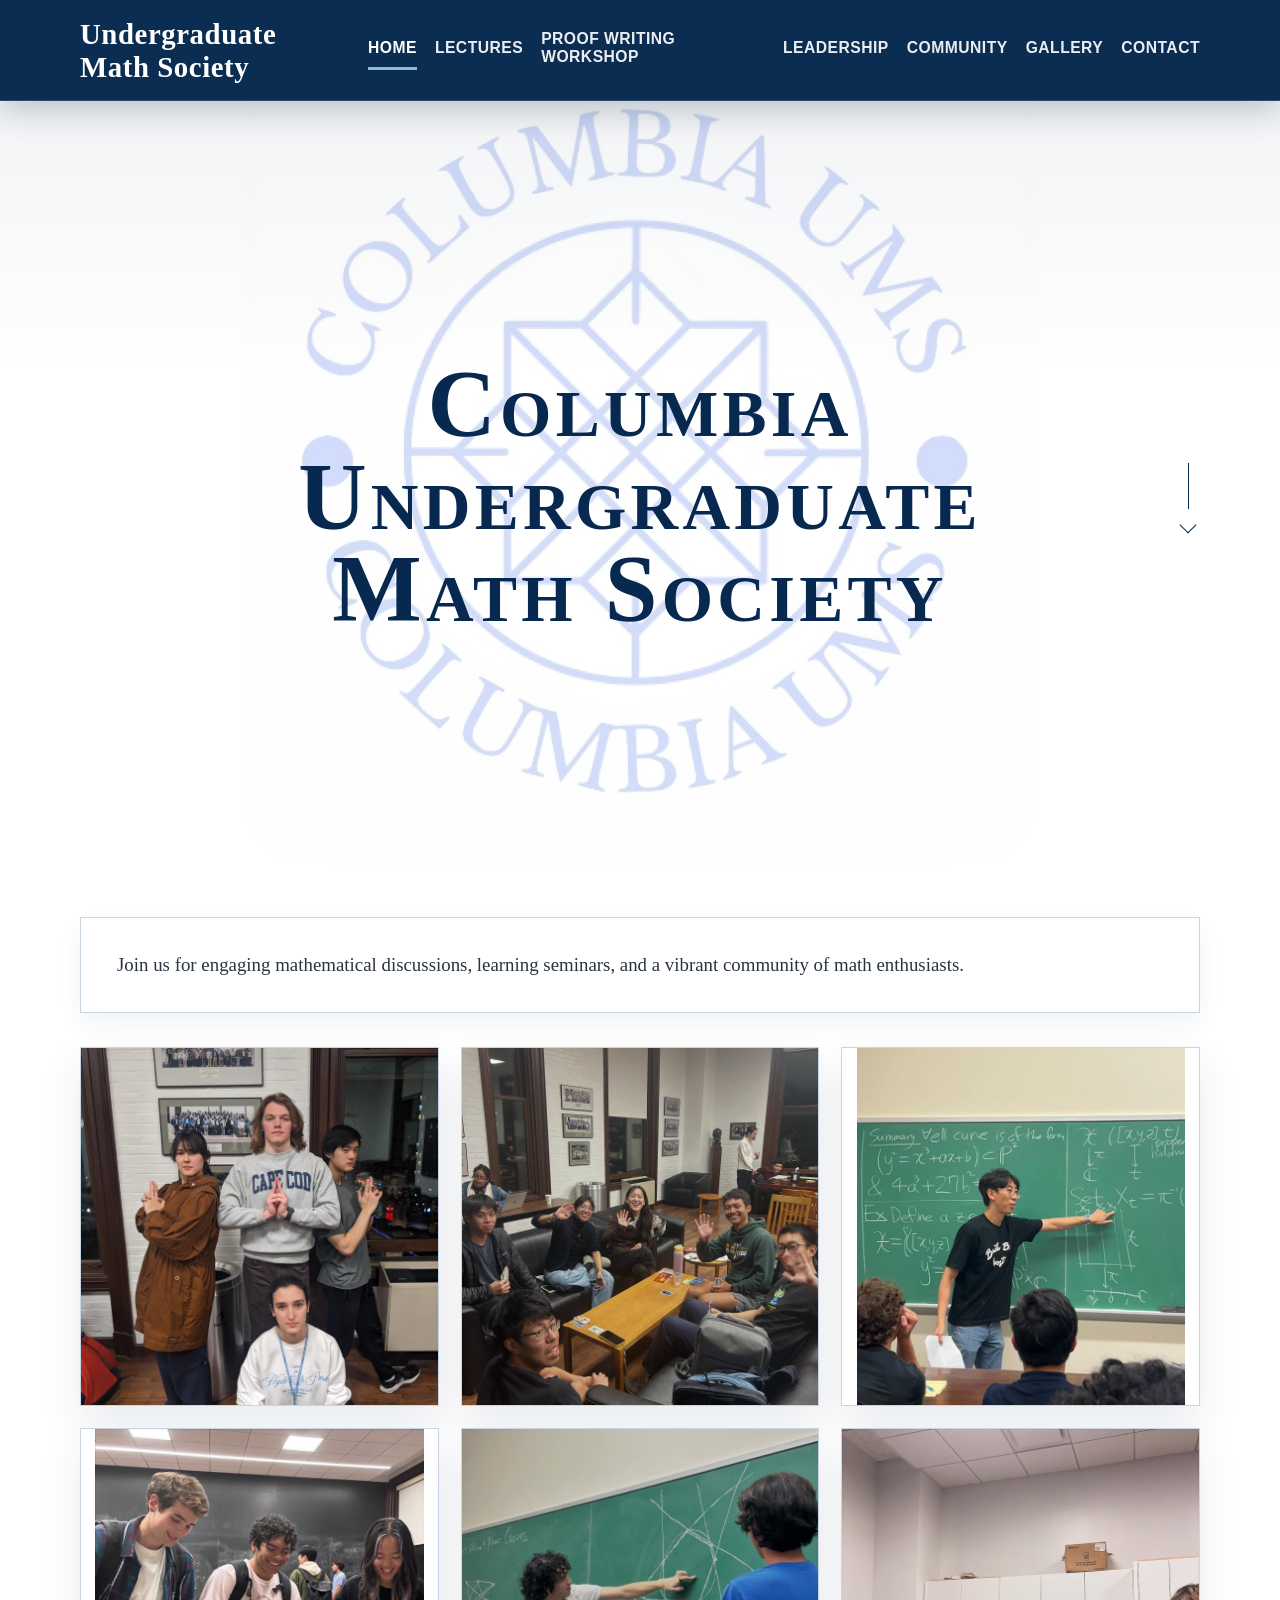
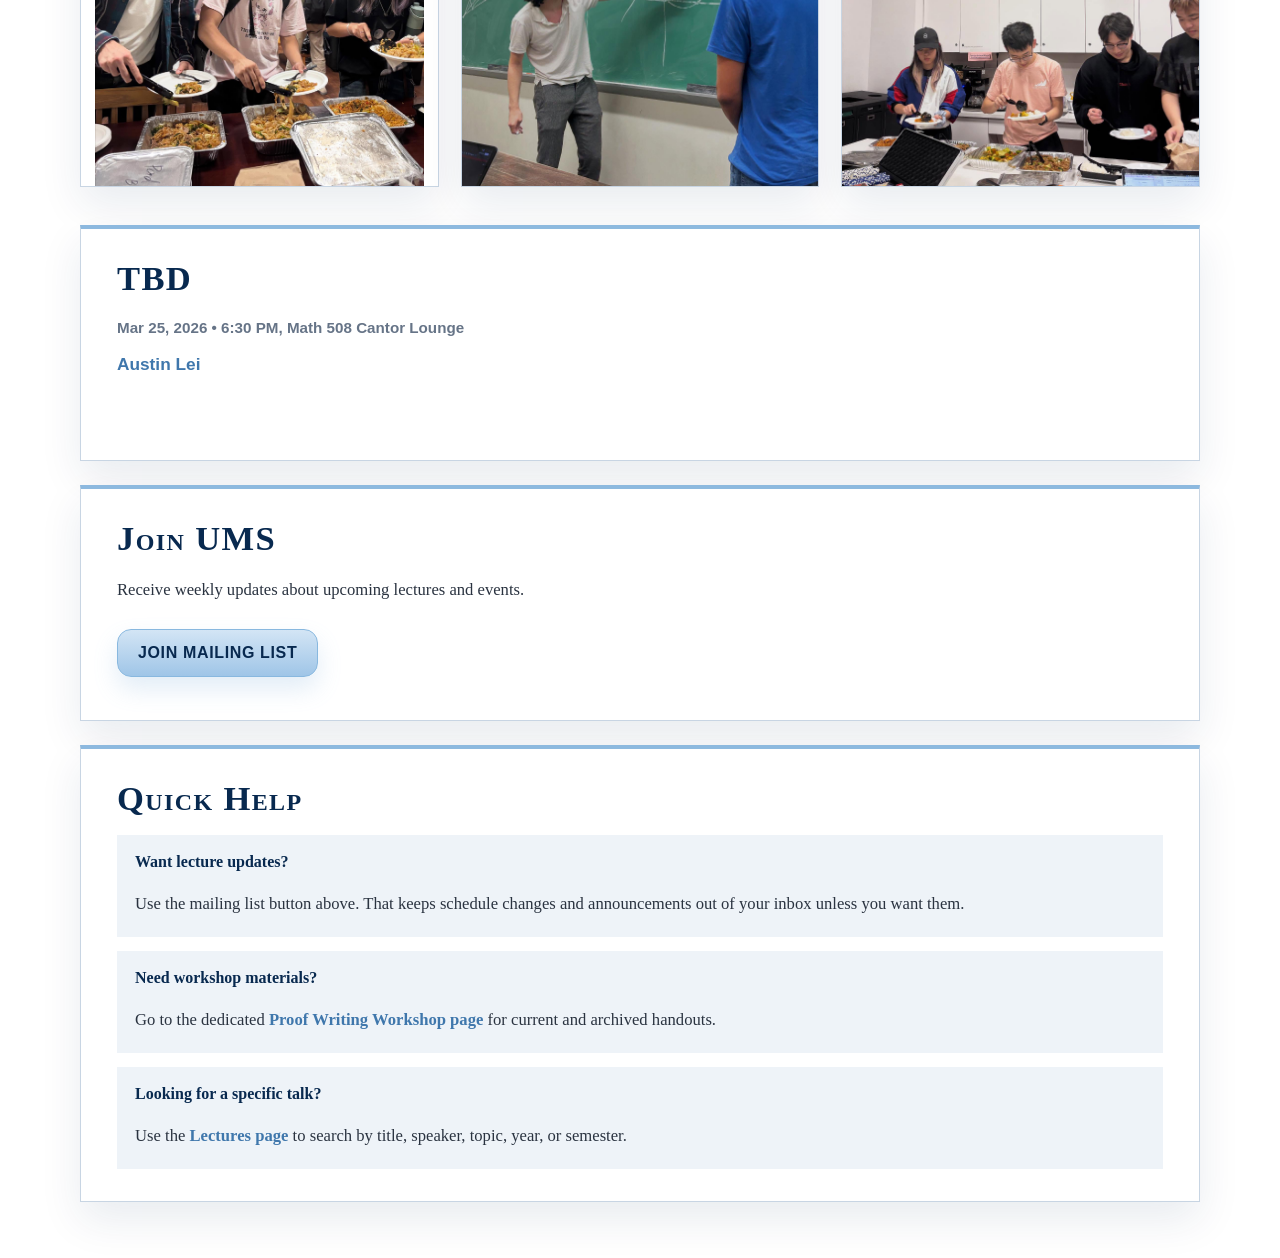
<file: index.html>
<!DOCTYPE html>
<html lang="en">
<head>
  <meta charset="UTF-8">
  <meta name="viewport" content="width=device-width, initial-scale=1.0">
  <title>Columbia Undergraduate Math Society</title>
  <link rel="stylesheet" href="styles.css">
  <script src="site.js" defer></script>
</head>
<body>
  <header class="site-header">
    <div class="shell header-inner">
      <a class="brand" href="index.html">
        <span class="brand-name">Undergraduate Math Society</span>
      </a>
      <button class="menu-toggle" type="button" data-menu-toggle aria-expanded="false" aria-controls="site-nav">Menu</button>
      <nav class="site-nav" id="site-nav" data-site-nav aria-label="Primary">
        <a class="active" href="index.html">Home</a>
        <a href="lectures.html">Lectures</a>
        <a href="workshop.html">Proof Writing Workshop</a>
        <a href="leadership.html">Leadership</a>
        <a href="community.html">Community</a>
        <a href="gallery.html">Gallery</a>
        <a href="contact.html">Contact</a>
      </nav>
    </div>
  </header>

  <main>
    <section class="home-stage">
      <div class="home-shell">
        <div class="home-logo-layer" aria-hidden="true">
          <img src="assets/photos/branding/ums-logo.jpg" alt="">
        </div>

        <div class="home-content">
          <div class="home-title-stack">
            <h1 class="home-title">Columbia Undergraduate Math Society</h1>
          </div>

          <a class="scroll-indicator" href="#home-intro" aria-label="Scroll down">
            <span class="scroll-indicator-line" aria-hidden="true"></span>
            <span class="scroll-indicator-arrow" aria-hidden="true"></span>
          </a>
        </div>
      </div>
    </section>

    <section class="section home-summary-section" id="home-intro">
      <div class="shell">
        <div class="home-summary-card" data-reveal>
          Join us for engaging mathematical discussions, learning seminars, and a vibrant community of math enthusiasts.
        </div>
      </div>
    </section>

    <section class="section home-gallery-section">
      <div class="shell">
        <div class="home-gallery">
          <figure class="home-photo-card" data-reveal>
            <img src="assets/photos/home/home-photo-pose.jpg" alt="Columbia Undergraduate Math Society students posing together in Cantor Lounge.">
          </figure>
          <figure class="home-photo-card" data-reveal>
            <img src="assets/photos/home/home-photo-lounge.jpg" alt="Columbia Undergraduate Math Society students waving from a lounge gathering.">
          </figure>
          <figure class="home-photo-card" data-reveal>
            <img src="assets/photos/home/home-photo-elliptic-curve.jpg" alt="A Columbia Undergraduate Math Society student presenting at the chalkboard about elliptic curves.">
          </figure>
          <figure class="home-photo-card" data-reveal>
            <img src="assets/photos/home/home-photo-dinner.jpg" alt="Columbia Undergraduate Math Society students serving dinner after a meeting.">
          </figure>
          <figure class="home-photo-card" data-reveal>
            <img src="assets/photos/home/home-photo-plane-curves.jpg" alt="A Columbia Undergraduate Math Society student explaining plane curves at the chalkboard.">
          </figure>
          <figure class="home-photo-card" data-reveal>
            <img src="assets/photos/home/home-photo-friendly.jpg" alt="Columbia Undergraduate Math Society students gathering together at a club event.">
          </figure>
        </div>
      </div>
    </section>

    <section class="section home-cards-section">
      <div class="shell">
        <div class="home-panels" data-reveal>
          <article class="home-card">
            <h2>TBD</h2>
            <div class="event-meta">Mar 25, 2026 • 6:30 PM, Math 508 Cantor Lounge</div>
            <div class="event-speaker">Austin Lei</div>
          </article>

          <article class="home-card">
            <h2>Join UMS</h2>
            <p>Receive weekly updates about upcoming lectures and events.</p>
            <a class="button" href="https://docs.google.com/forms/d/e/1FAIpQLScPUMiIM5IjK7KAQM1dWv5fQAtGakaNhSeOn_d8zVEVrtAwPg/viewform" target="_blank" rel="noreferrer">Join Mailing List</a>
          </article>
        </div>

        <article class="home-card home-help" data-reveal>
          <h2>Quick Help</h2>
          <div class="faq-list">
            <div class="faq-item">
              <strong>Want lecture updates?</strong>
              <p>Use the mailing list button above. That keeps schedule changes and announcements out of your inbox unless you want them.</p>
            </div>
            <div class="faq-item">
              <strong>Need workshop materials?</strong>
              <p>Go to the dedicated <a class="inline-link" href="workshop.html">Proof Writing Workshop page</a> for current and archived handouts.</p>
            </div>
            <div class="faq-item">
              <strong>Looking for a specific talk?</strong>
              <p>Use the <a class="inline-link" href="lectures.html">Lectures page</a> to search by title, speaker, topic, year, or semester.</p>
            </div>
          </div>
        </article>
      </div>
    </section>
  </main>
</body>
</html>
</file>
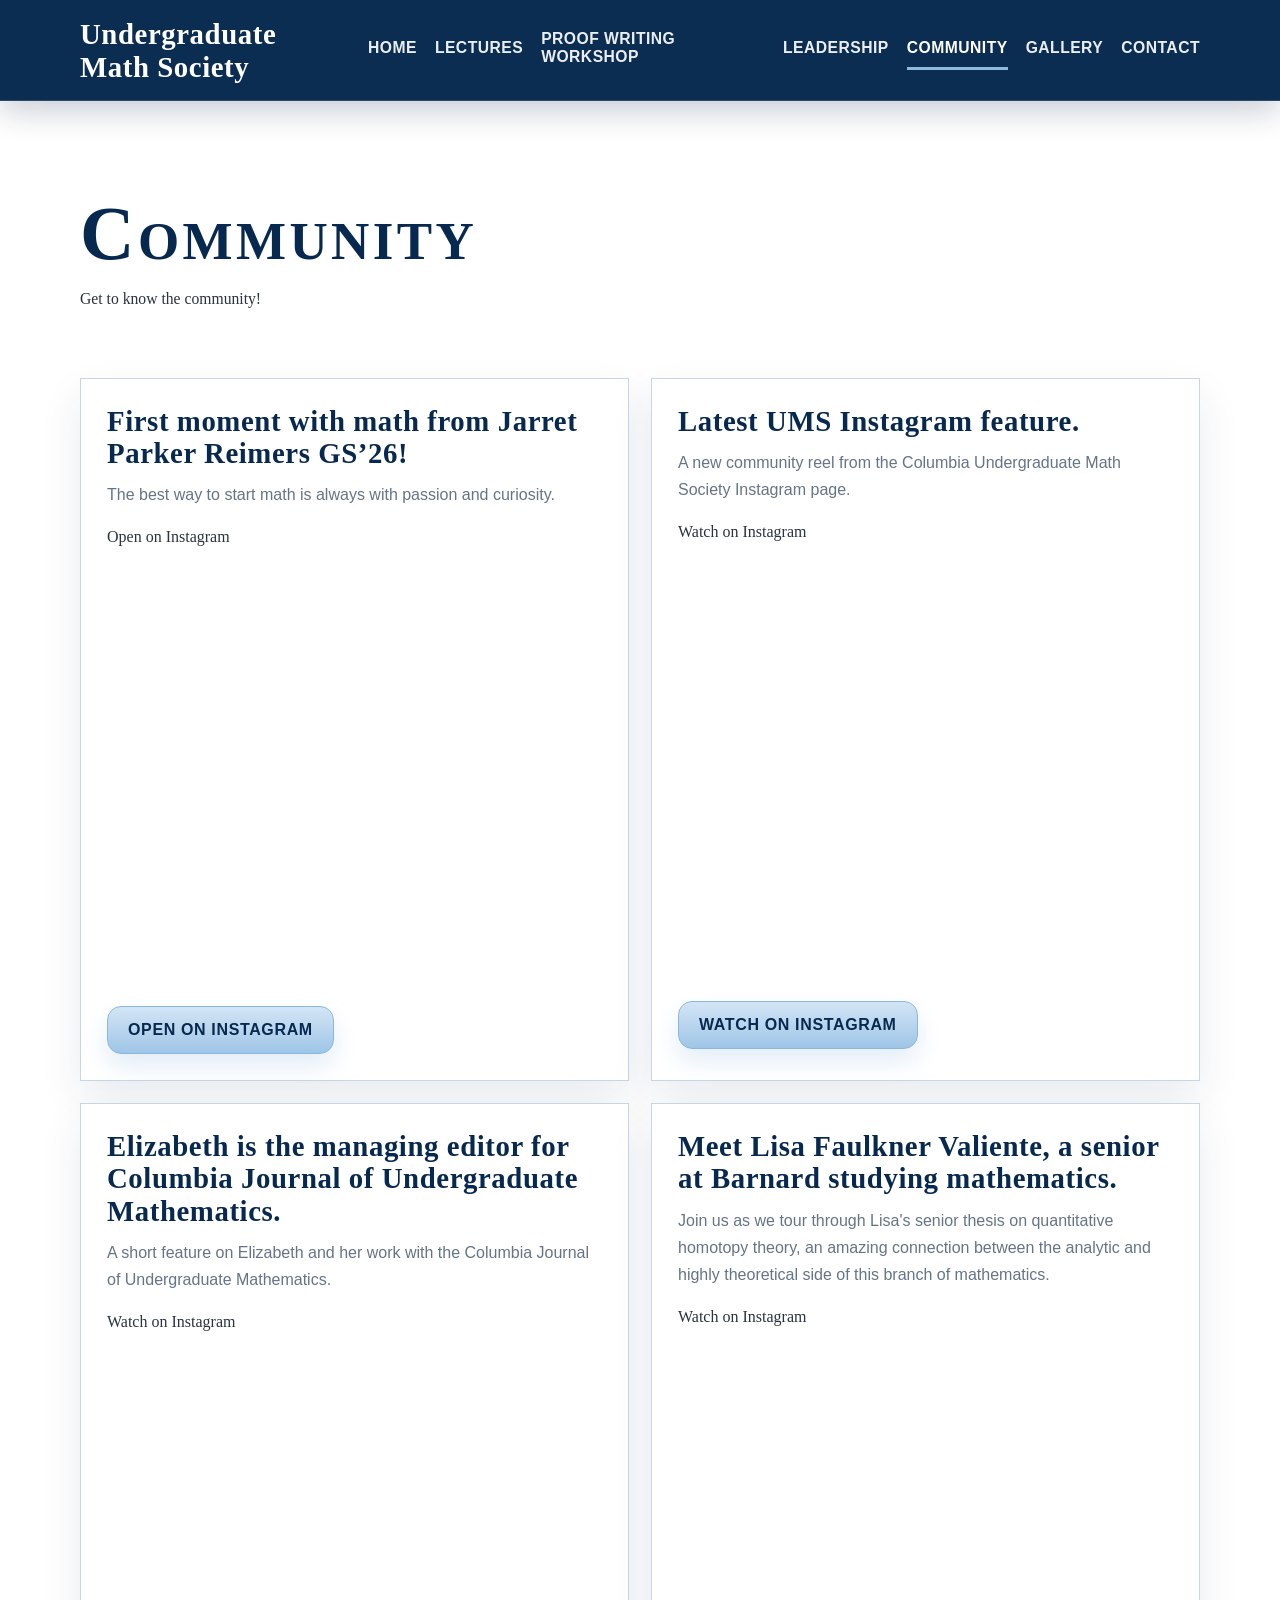
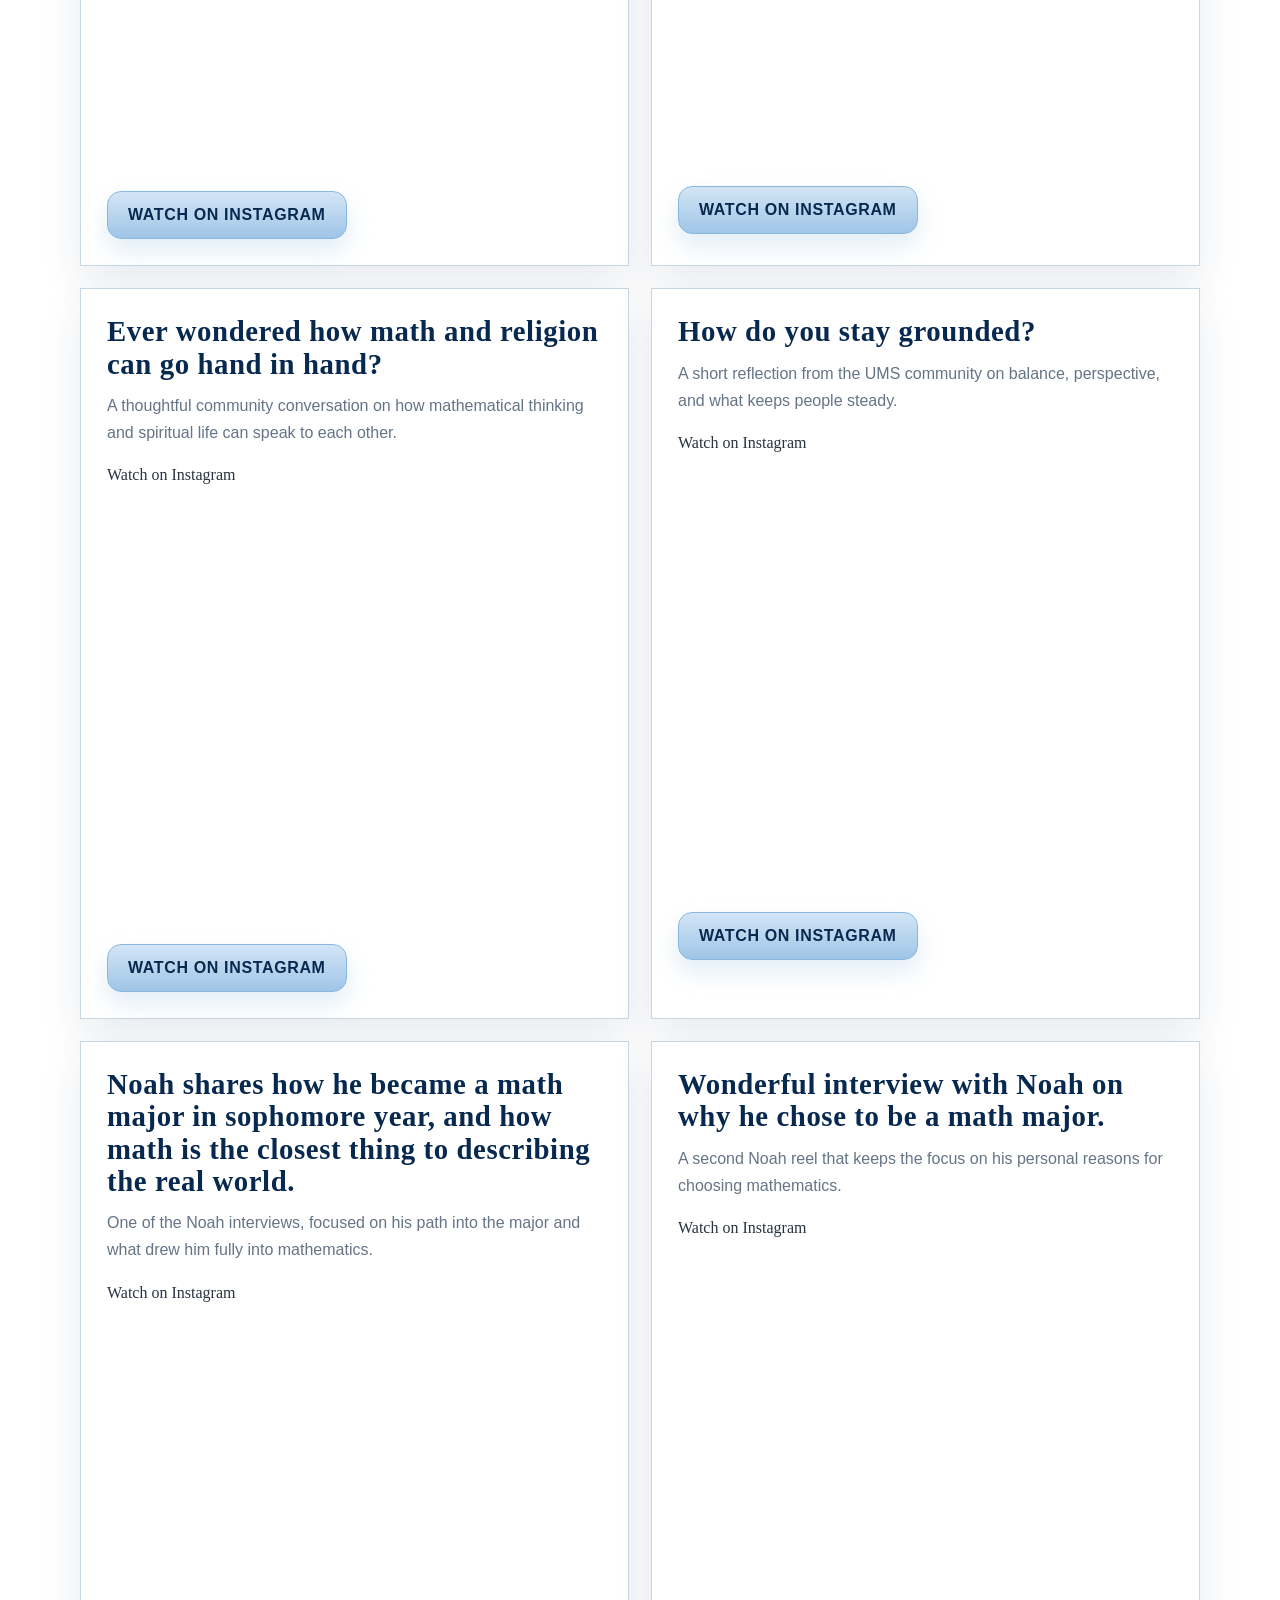
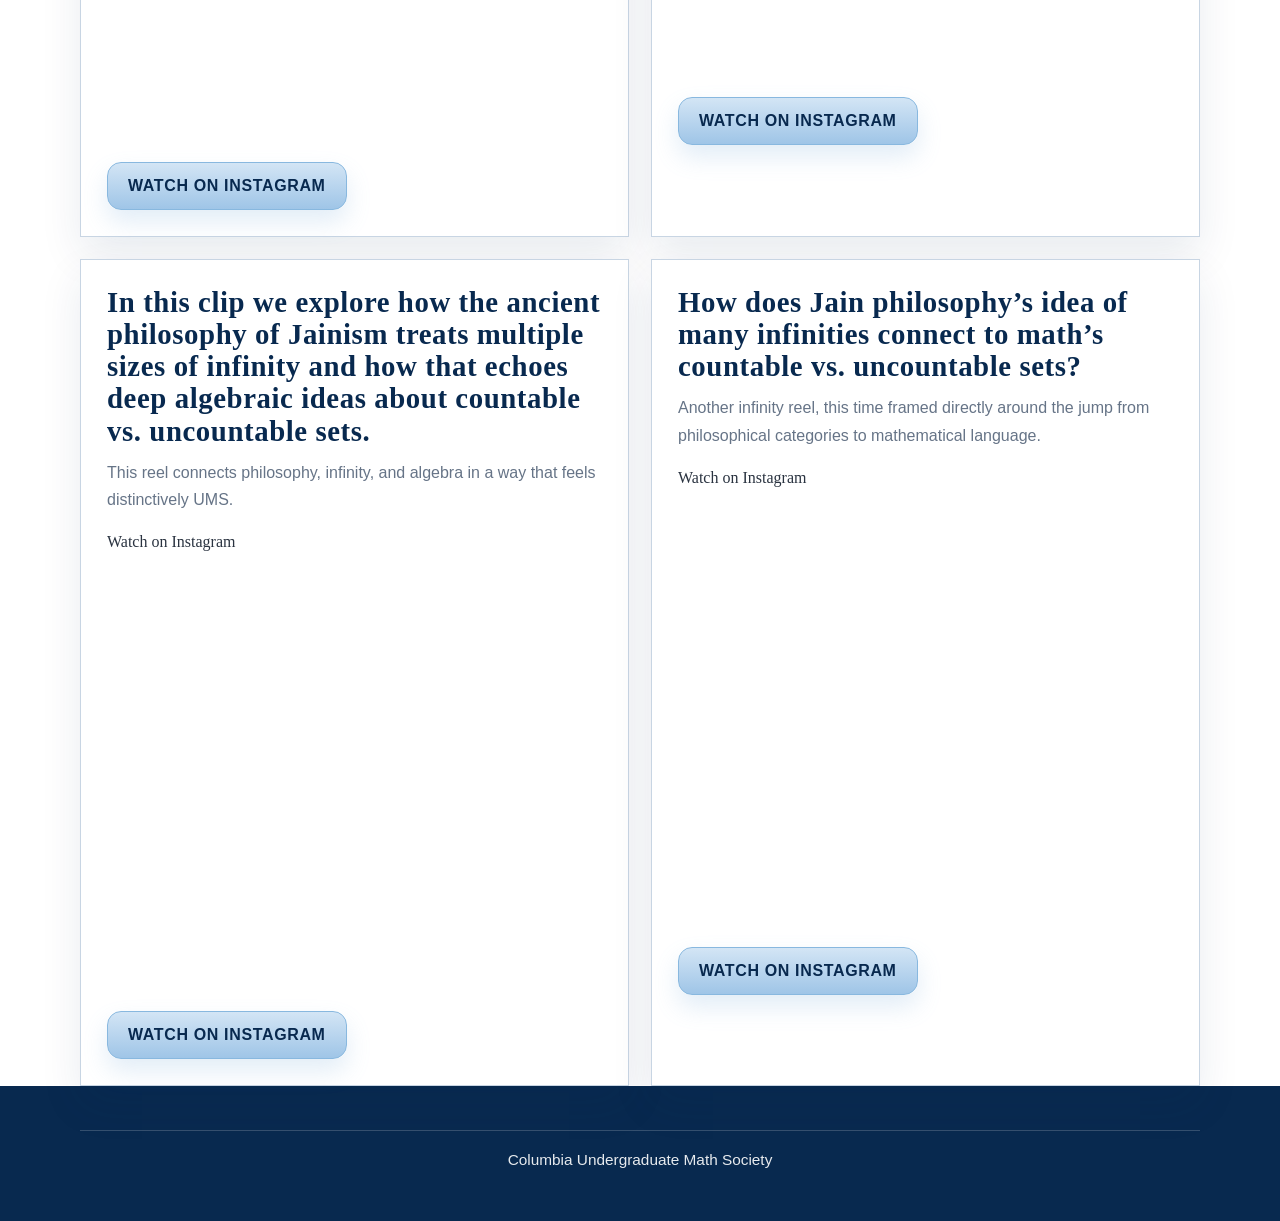
<file: community.html>
<!DOCTYPE html>
<html lang="en">
<head>
  <meta charset="UTF-8">
  <meta name="viewport" content="width=device-width, initial-scale=1.0">
  <title>Get to Know Our Community | Columbia Undergraduate Math Society</title>
  <link rel="stylesheet" href="styles.css">
  <script src="site.js" defer></script>
</head>
<body>
  <header class="site-header">
    <div class="shell header-inner">
      <a class="brand" href="index.html">
        <span class="brand-name">Undergraduate Math Society</span>
      </a>
      <button class="menu-toggle" type="button" data-menu-toggle aria-expanded="false" aria-controls="site-nav">Menu</button>
      <nav class="site-nav" id="site-nav" data-site-nav aria-label="Primary">
        <a href="index.html">Home</a>
        <a href="lectures.html">Lectures</a>
        <a href="workshop.html">Proof Writing Workshop</a>
        <a href="leadership.html">Leadership</a>
        <a class="active" href="community.html">Community</a>
        <a href="gallery.html">Gallery</a>
        <a href="contact.html">Contact</a>
      </nav>
    </div>
  </header>

  <main>
    <section class="page-hero compact">
      <div class="shell">
        <div data-reveal>
          <h1>Community</h1>
          <p class="section-copy">Get to know the community!</p>
        </div>
      </div>
    </section>

    <section class="section">
      <div class="shell community-grid">
        <article class="contact-card community-card" data-reveal>
          <h2 class="contact-title">First moment with math from Jarret Parker Reimers GS&rsquo;26!</h2>
          <p class="card-copy">The best way to start math is always with passion and curiosity.</p>
          <div class="community-embed">
            <blockquote class="instagram-media" data-instgrm-captioned data-instgrm-permalink="https://www.instagram.com/p/DWrq9t3j1Pb/" data-instgrm-version="14">
              <a href="https://www.instagram.com/p/DWrq9t3j1Pb/" target="_blank" rel="noreferrer">Open on Instagram</a>
            </blockquote>
          </div>
          <a class="button" href="https://www.instagram.com/p/DWrq9t3j1Pb/" target="_blank" rel="noreferrer">Open on Instagram</a>
        </article>

        <article class="contact-card community-card" data-reveal>
          <h2 class="contact-title">Latest UMS Instagram feature.</h2>
          <p class="card-copy">A new community reel from the Columbia Undergraduate Math Society Instagram page.</p>
          <div class="community-embed">
            <blockquote class="instagram-media" data-instgrm-captioned data-instgrm-permalink="https://www.instagram.com/reel/DWWqf2tgVt2/" data-instgrm-version="14">
              <a href="https://www.instagram.com/reel/DWWqf2tgVt2/" target="_blank" rel="noreferrer">Watch on Instagram</a>
            </blockquote>
          </div>
          <a class="button" href="https://www.instagram.com/reel/DWWqf2tgVt2/" target="_blank" rel="noreferrer">Watch on Instagram</a>
        </article>

        <article class="contact-card community-card" data-reveal>
          <h2 class="contact-title">Elizabeth is the managing editor for Columbia Journal of Undergraduate Mathematics.</h2>
          <p class="card-copy">A short feature on Elizabeth and her work with the Columbia Journal of Undergraduate Mathematics.</p>
          <div class="community-embed">
            <blockquote class="instagram-media" data-instgrm-captioned data-instgrm-permalink="https://www.instagram.com/reel/DPtb3ORDhpY/" data-instgrm-version="14">
              <a href="https://www.instagram.com/reel/DPtb3ORDhpY/" target="_blank" rel="noreferrer">Watch on Instagram</a>
            </blockquote>
          </div>
          <a class="button" href="https://www.instagram.com/reel/DPtb3ORDhpY/" target="_blank" rel="noreferrer">Watch on Instagram</a>
        </article>

        <article class="contact-card community-card" data-reveal>
          <h2 class="contact-title">Meet Lisa Faulkner Valiente, a senior at Barnard studying mathematics.</h2>
          <p class="card-copy">Join us as we tour through Lisa's senior thesis on quantitative homotopy theory, an amazing connection between the analytic and highly theoretical side of this branch of mathematics.</p>
          <div class="community-embed">
            <blockquote class="instagram-media" data-instgrm-captioned data-instgrm-permalink="https://www.instagram.com/reel/DQCYy-2jDpm/" data-instgrm-version="14">
              <a href="https://www.instagram.com/reel/DQCYy-2jDpm/" target="_blank" rel="noreferrer">Watch on Instagram</a>
            </blockquote>
          </div>
          <a class="button" href="https://www.instagram.com/reel/DQCYy-2jDpm/" target="_blank" rel="noreferrer">Watch on Instagram</a>
        </article>

        <article class="contact-card community-card" data-reveal>
          <h2 class="contact-title">Ever wondered how math and religion can go hand in hand?</h2>
          <p class="card-copy">A thoughtful community conversation on how mathematical thinking and spiritual life can speak to each other.</p>
          <div class="community-embed">
            <blockquote class="instagram-media" data-instgrm-captioned data-instgrm-permalink="https://www.instagram.com/reel/DSC8EZVDi-K/" data-instgrm-version="14">
              <a href="https://www.instagram.com/reel/DSC8EZVDi-K/" target="_blank" rel="noreferrer">Watch on Instagram</a>
            </blockquote>
          </div>
          <a class="button" href="https://www.instagram.com/reel/DSC8EZVDi-K/" target="_blank" rel="noreferrer">Watch on Instagram</a>
        </article>

        <article class="contact-card community-card" data-reveal>
          <h2 class="contact-title">How do you stay grounded?</h2>
          <p class="card-copy">A short reflection from the UMS community on balance, perspective, and what keeps people steady.</p>
          <div class="community-embed">
            <blockquote class="instagram-media" data-instgrm-captioned data-instgrm-permalink="https://www.instagram.com/reel/DSC8tBtjitu/" data-instgrm-version="14">
              <a href="https://www.instagram.com/reel/DSC8tBtjitu/" target="_blank" rel="noreferrer">Watch on Instagram</a>
            </blockquote>
          </div>
          <a class="button" href="https://www.instagram.com/reel/DSC8tBtjitu/" target="_blank" rel="noreferrer">Watch on Instagram</a>
        </article>

        <article class="contact-card community-card" data-reveal>
          <h2 class="contact-title">Noah shares how he became a math major in sophomore year, and how math is the closest thing to describing the real world.</h2>
          <p class="card-copy">One of the Noah interviews, focused on his path into the major and what drew him fully into mathematics.</p>
          <div class="community-embed">
            <blockquote class="instagram-media" data-instgrm-captioned data-instgrm-permalink="https://www.instagram.com/reel/DRcyOZhD3HZ/" data-instgrm-version="14">
              <a href="https://www.instagram.com/reel/DRcyOZhD3HZ/" target="_blank" rel="noreferrer">Watch on Instagram</a>
            </blockquote>
          </div>
          <a class="button" href="https://www.instagram.com/reel/DRcyOZhD3HZ/" target="_blank" rel="noreferrer">Watch on Instagram</a>
        </article>

        <article class="contact-card community-card" data-reveal>
          <h2 class="contact-title">Wonderful interview with Noah on why he chose to be a math major.</h2>
          <p class="card-copy">A second Noah reel that keeps the focus on his personal reasons for choosing mathematics.</p>
          <div class="community-embed">
            <blockquote class="instagram-media" data-instgrm-captioned data-instgrm-permalink="https://www.instagram.com/reel/DRc0Ur0D_BH/" data-instgrm-version="14">
              <a href="https://www.instagram.com/reel/DRc0Ur0D_BH/" target="_blank" rel="noreferrer">Watch on Instagram</a>
            </blockquote>
          </div>
          <a class="button" href="https://www.instagram.com/reel/DRc0Ur0D_BH/" target="_blank" rel="noreferrer">Watch on Instagram</a>
        </article>

        <article class="contact-card community-card" data-reveal>
          <h2 class="contact-title">In this clip we explore how the ancient philosophy of Jainism treats multiple sizes of infinity and how that echoes deep algebraic ideas about countable vs. uncountable sets.</h2>
          <p class="card-copy">This reel connects philosophy, infinity, and algebra in a way that feels distinctively UMS.</p>
          <div class="community-embed">
            <blockquote class="instagram-media" data-instgrm-captioned data-instgrm-permalink="https://www.instagram.com/reel/DRK39xDj3mk/" data-instgrm-version="14">
              <a href="https://www.instagram.com/reel/DRK39xDj3mk/" target="_blank" rel="noreferrer">Watch on Instagram</a>
            </blockquote>
          </div>
          <a class="button" href="https://www.instagram.com/reel/DRK39xDj3mk/" target="_blank" rel="noreferrer">Watch on Instagram</a>
        </article>

        <article class="contact-card community-card" data-reveal>
          <h2 class="contact-title">How does Jain philosophy’s idea of many infinities connect to math’s countable vs. uncountable sets?</h2>
          <p class="card-copy">Another infinity reel, this time framed directly around the jump from philosophical categories to mathematical language.</p>
          <div class="community-embed">
            <blockquote class="instagram-media" data-instgrm-captioned data-instgrm-permalink="https://www.instagram.com/reel/DRK5C3Fj2CZ/" data-instgrm-version="14">
              <a href="https://www.instagram.com/reel/DRK5C3Fj2CZ/" target="_blank" rel="noreferrer">Watch on Instagram</a>
            </blockquote>
          </div>
          <a class="button" href="https://www.instagram.com/reel/DRK5C3Fj2CZ/" target="_blank" rel="noreferrer">Watch on Instagram</a>
        </article>
      </div>
    </section>
  </main>

  <footer class="site-footer">
    <div class="shell footer-inner">
      <span>Columbia Undergraduate Math Society</span>
    </div>
  </footer>

  <script async src="https://www.instagram.com/embed.js"></script>
</body>
</html>
</file>
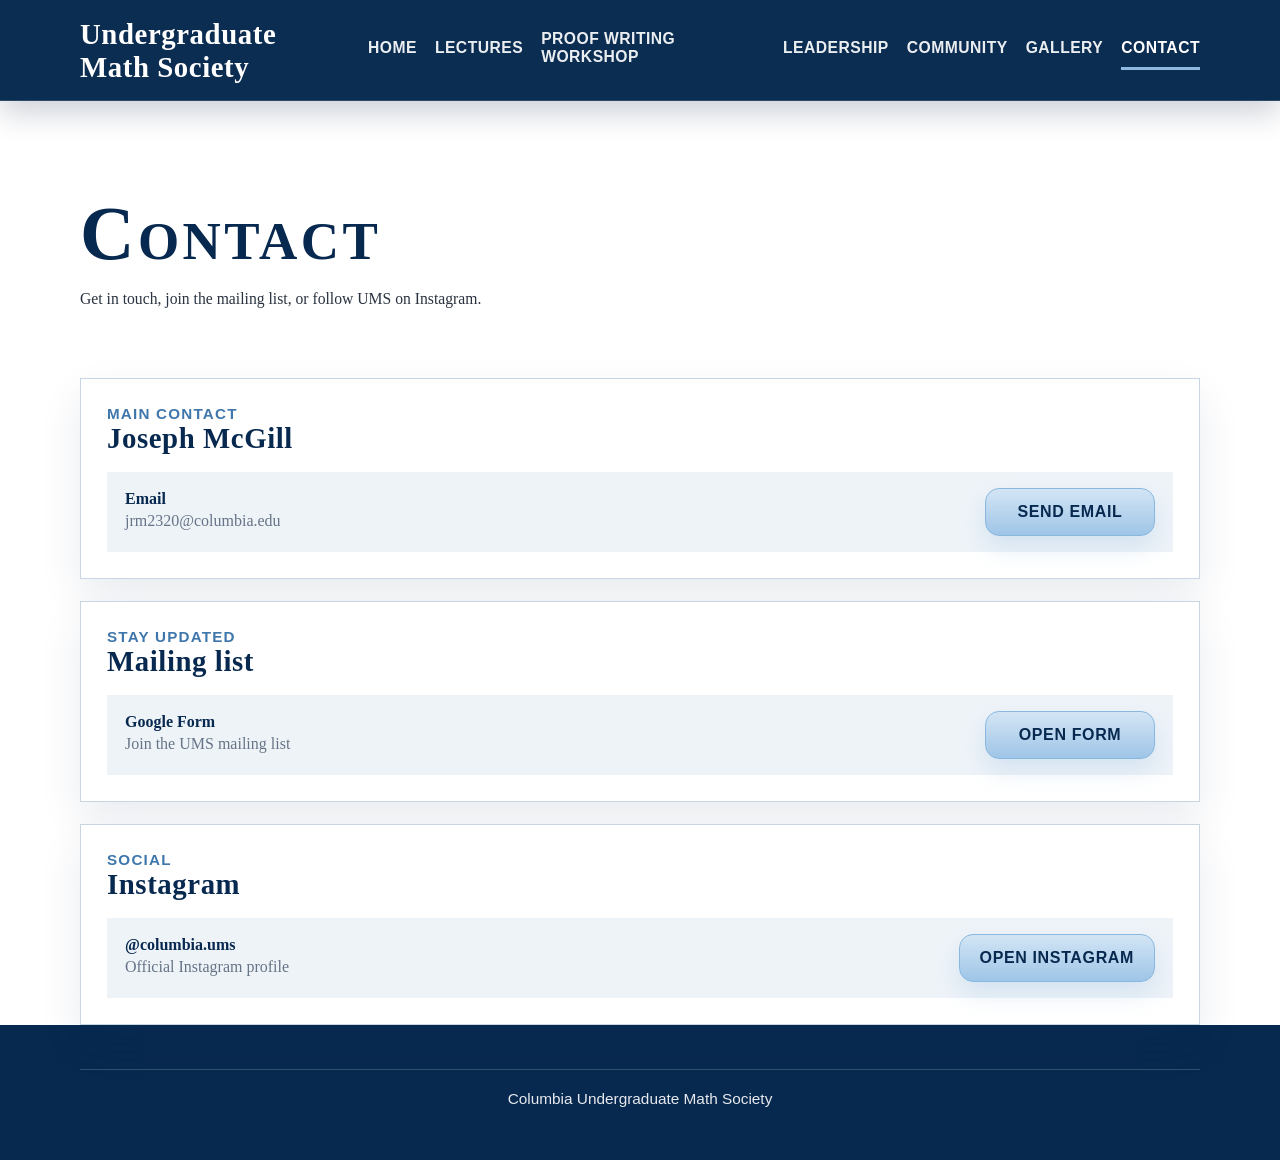
<file: contact.html>
<!DOCTYPE html>
<html lang="en">
<head>
  <meta charset="UTF-8">
  <meta name="viewport" content="width=device-width, initial-scale=1.0">
  <title>Contact | Columbia Undergraduate Math Society</title>
  <link rel="stylesheet" href="styles.css">
  <script src="site.js" defer></script>
</head>
<body>
  <header class="site-header">
    <div class="shell header-inner">
      <a class="brand" href="index.html">
        <span class="brand-name">Undergraduate Math Society</span>
      </a>
      <button class="menu-toggle" type="button" data-menu-toggle aria-expanded="false" aria-controls="site-nav">Menu</button>
      <nav class="site-nav" id="site-nav" data-site-nav aria-label="Primary">
        <a href="index.html">Home</a>
        <a href="lectures.html">Lectures</a>
        <a href="workshop.html">Proof Writing Workshop</a>
        <a href="leadership.html">Leadership</a>
        <a href="community.html">Community</a>
        <a href="gallery.html">Gallery</a>
        <a class="active" href="contact.html">Contact</a>
      </nav>
    </div>
  </header>

  <main>
    <section class="page-hero compact">
      <div class="shell">
        <div data-reveal>
          <h1>Contact</h1>
          <p class="section-copy">Get in touch, join the mailing list, or follow UMS on Instagram.</p>
        </div>
      </div>
    </section>

    <section class="section">
      <div class="shell contact-grid contact-links-grid">
        <article class="contact-card" data-reveal>
          <div class="contact-tag">Main contact</div>
          <h2 class="contact-title">Joseph McGill</h2>
          <div class="contact-stack">
            <div class="contact-row">
              <div>
                <strong>Email</strong>
                <span>jrm2320@columbia.edu</span>
              </div>
              <a class="button" href="mailto:jrm2320@columbia.edu">Send email</a>
            </div>
          </div>
        </article>

        <article class="contact-card" data-reveal>
          <div class="contact-tag">Stay updated</div>
          <h2 class="contact-title">Mailing list</h2>
          <div class="contact-stack">
            <div class="contact-row">
              <div>
                <strong>Google Form</strong>
                <span>Join the UMS mailing list</span>
              </div>
              <a class="button" href="https://docs.google.com/forms/d/e/1FAIpQLScPUMiIM5IjK7KAQM1dWv5fQAtGakaNhSeOn_d8zVEVrtAwPg/viewform" target="_blank" rel="noreferrer">Open form</a>
            </div>
          </div>
        </article>

        <article class="contact-card" data-reveal>
          <div class="contact-tag">Social</div>
          <h2 class="contact-title">Instagram</h2>
          <div class="contact-stack">
            <div class="contact-row">
              <div>
                <strong>@columbia.ums</strong>
                <span>Official Instagram profile</span>
              </div>
              <a class="button" href="https://www.instagram.com/columbia.ums/?utm_source=ig_embed&amp;ig_rid=c08385c6-e209-4e8a-91c7-50b744ccec59" target="_blank" rel="noreferrer">Open Instagram</a>
            </div>
          </div>
        </article>
      </div>
    </section>
  </main>

  <footer class="site-footer">
    <div class="shell footer-inner">
      <span>Columbia Undergraduate Math Society</span>
    </div>
  </footer>
</body>
</html>
</file>
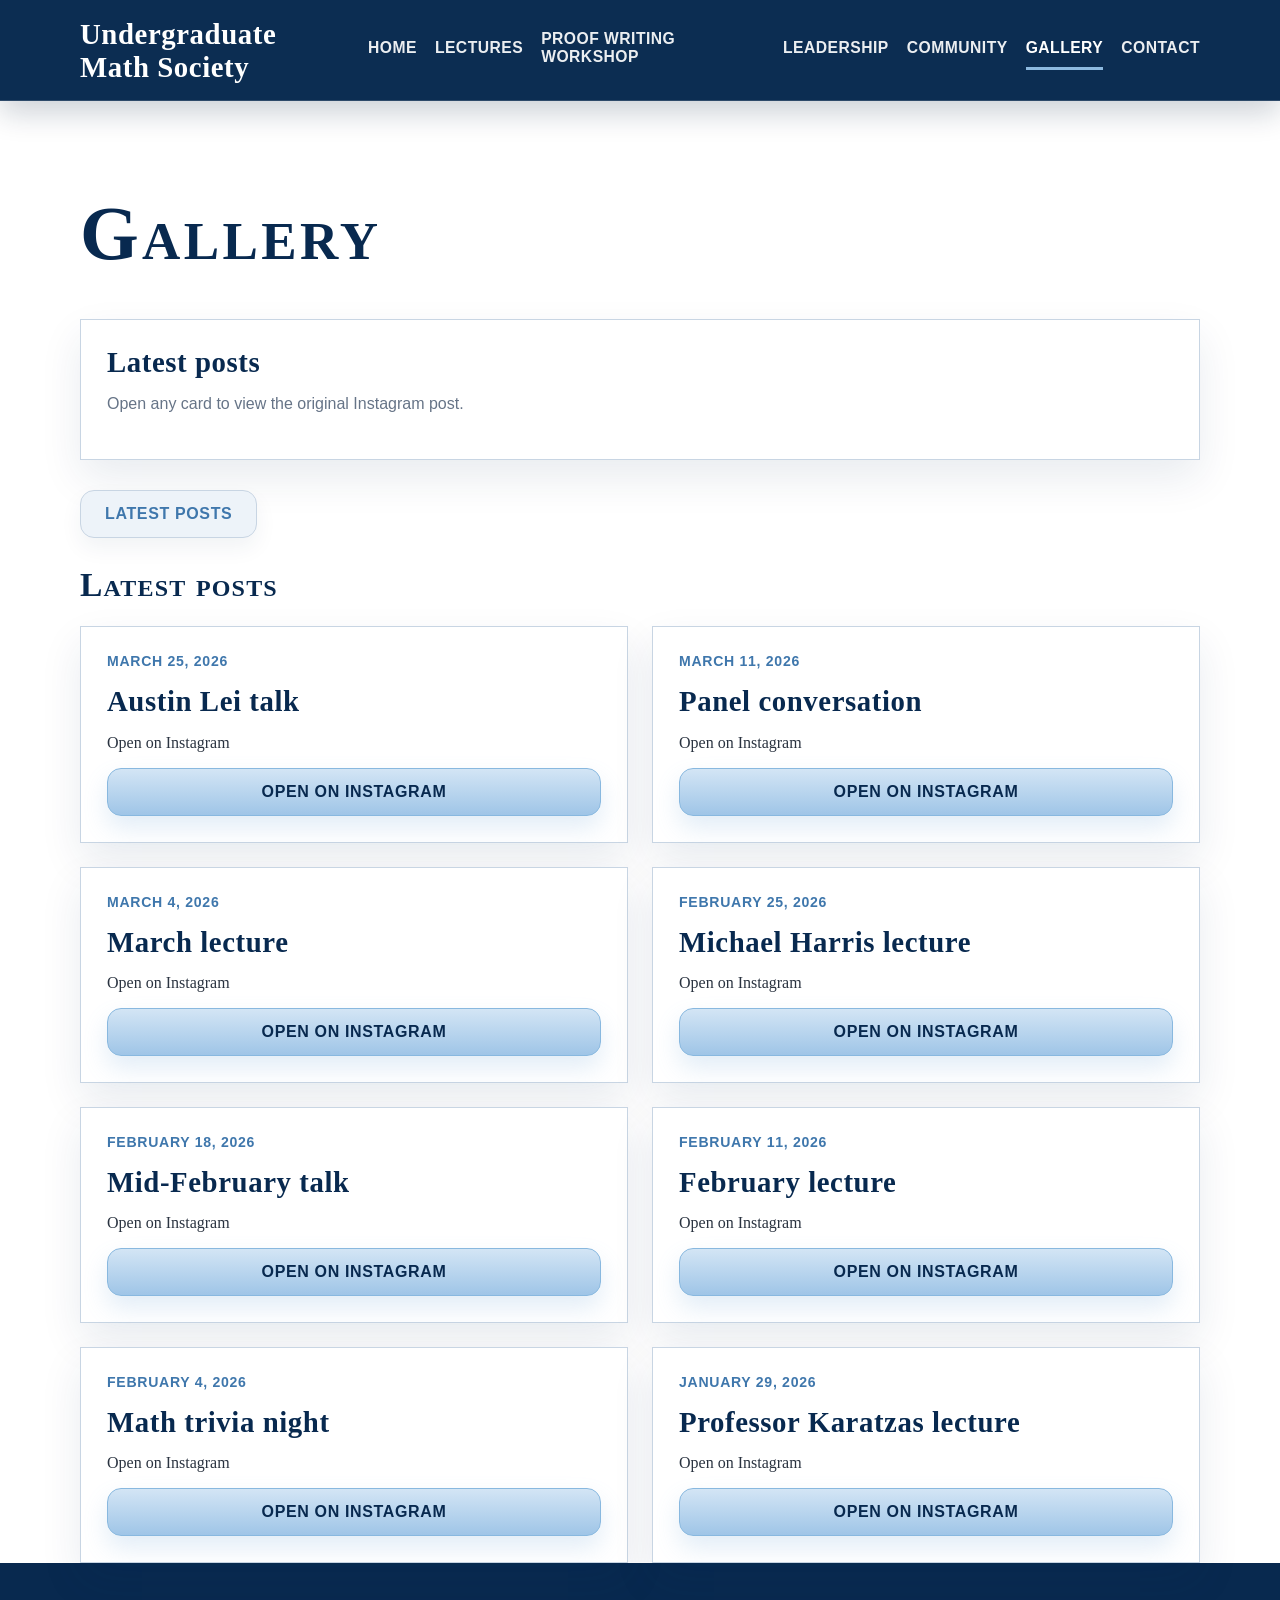
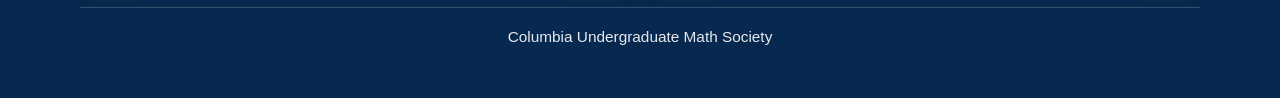
<file: gallery.html>
<!DOCTYPE html>
<html lang="en">
<head>
  <meta charset="UTF-8">
  <meta name="viewport" content="width=device-width, initial-scale=1.0">
  <title>Gallery | Columbia Undergraduate Math Society</title>
  <link rel="stylesheet" href="styles.css">
  <script src="site.js" defer></script>
  <script src="gallery.js" defer></script>
</head>
<body>
  <header class="site-header">
    <div class="shell header-inner">
      <a class="brand" href="index.html">
        <span class="brand-name">Undergraduate Math Society</span>
      </a>
      <button class="menu-toggle" type="button" data-menu-toggle aria-expanded="false" aria-controls="site-nav">Menu</button>
      <nav class="site-nav" id="site-nav" data-site-nav aria-label="Primary">
        <a href="index.html">Home</a>
        <a href="lectures.html">Lectures</a>
        <a href="workshop.html">Proof Writing Workshop</a>
        <a href="leadership.html">Leadership</a>
        <a href="community.html">Community</a>
        <a class="active" href="gallery.html">Gallery</a>
        <a href="contact.html">Contact</a>
      </nav>
    </div>
  </header>

  <main>
    <section class="page-hero compact">
      <div class="shell">
        <div data-reveal>
          <h1>Gallery</h1>
        </div>
      </div>
    </section>

    <section class="section">
      <div class="shell">
        <article class="contact-card gallery-status-card" id="gallery-status" data-reveal>
          <h2 class="contact-title">Latest posts</h2>
          <p class="card-copy">Open any card to view the original Instagram post.</p>
        </article>

        <div id="gallery-root">
          <nav class="gallery-year-nav" aria-label="Gallery sections" data-reveal>
            <a href="#gallery-year-latest">Latest posts</a>
          </nav>

          <section class="gallery-year-section" id="gallery-year-latest" data-reveal>
            <h2>Latest posts</h2>
            <div class="gallery-embed-grid">
              <article class="contact-card gallery-post-card">
                <div class="gallery-meta"><span>March 25, 2026</span></div>
                <h3 class="contact-title">Austin Lei talk</h3>
                <div class="gallery-embed">
                  <blockquote class="instagram-media" data-instgrm-captioned data-instgrm-permalink="https://www.instagram.com/p/DWU7YYnDBwN/" data-instgrm-version="14">
                    <a href="https://www.instagram.com/p/DWU7YYnDBwN/" target="_blank" rel="noreferrer">Open on Instagram</a>
                  </blockquote>
                </div>
                <a class="button" href="https://www.instagram.com/p/DWU7YYnDBwN/" target="_blank" rel="noreferrer">Open on Instagram</a>
              </article>

              <article class="contact-card gallery-post-card">
                <div class="gallery-meta"><span>March 11, 2026</span></div>
                <h3 class="contact-title">Panel conversation</h3>
                <div class="gallery-embed">
                  <blockquote class="instagram-media" data-instgrm-captioned data-instgrm-permalink="https://www.instagram.com/p/DVw29GyDPGt/" data-instgrm-version="14">
                    <a href="https://www.instagram.com/p/DVw29GyDPGt/" target="_blank" rel="noreferrer">Open on Instagram</a>
                  </blockquote>
                </div>
                <a class="button" href="https://www.instagram.com/p/DVw29GyDPGt/" target="_blank" rel="noreferrer">Open on Instagram</a>
              </article>

              <article class="contact-card gallery-post-card">
                <div class="gallery-meta"><span>March 4, 2026</span></div>
                <h3 class="contact-title">March lecture</h3>
                <div class="gallery-embed">
                  <blockquote class="instagram-media" data-instgrm-captioned data-instgrm-permalink="https://www.instagram.com/p/DVe_r_WjJ8O/" data-instgrm-version="14">
                    <a href="https://www.instagram.com/p/DVe_r_WjJ8O/" target="_blank" rel="noreferrer">Open on Instagram</a>
                  </blockquote>
                </div>
                <a class="button" href="https://www.instagram.com/p/DVe_r_WjJ8O/" target="_blank" rel="noreferrer">Open on Instagram</a>
              </article>

              <article class="contact-card gallery-post-card">
                <div class="gallery-meta"><span>February 25, 2026</span></div>
                <h3 class="contact-title">Michael Harris lecture</h3>
                <div class="gallery-embed">
                  <blockquote class="instagram-media" data-instgrm-captioned data-instgrm-permalink="https://www.instagram.com/p/DVM9WttDE3V/" data-instgrm-version="14">
                    <a href="https://www.instagram.com/p/DVM9WttDE3V/" target="_blank" rel="noreferrer">Open on Instagram</a>
                  </blockquote>
                </div>
                <a class="button" href="https://www.instagram.com/p/DVM9WttDE3V/" target="_blank" rel="noreferrer">Open on Instagram</a>
              </article>

              <article class="contact-card gallery-post-card">
                <div class="gallery-meta"><span>February 18, 2026</span></div>
                <h3 class="contact-title">Mid-February talk</h3>
                <div class="gallery-embed">
                  <blockquote class="instagram-media" data-instgrm-captioned data-instgrm-permalink="https://www.instagram.com/p/DU7PR6EDEj_/" data-instgrm-version="14">
                    <a href="https://www.instagram.com/p/DU7PR6EDEj_/" target="_blank" rel="noreferrer">Open on Instagram</a>
                  </blockquote>
                </div>
                <a class="button" href="https://www.instagram.com/p/DU7PR6EDEj_/" target="_blank" rel="noreferrer">Open on Instagram</a>
              </article>

              <article class="contact-card gallery-post-card">
                <div class="gallery-meta"><span>February 11, 2026</span></div>
                <h3 class="contact-title">February lecture</h3>
                <div class="gallery-embed">
                  <blockquote class="instagram-media" data-instgrm-captioned data-instgrm-permalink="https://www.instagram.com/p/DUo7lENDDP4/" data-instgrm-version="14">
                    <a href="https://www.instagram.com/p/DUo7lENDDP4/" target="_blank" rel="noreferrer">Open on Instagram</a>
                  </blockquote>
                </div>
                <a class="button" href="https://www.instagram.com/p/DUo7lENDDP4/" target="_blank" rel="noreferrer">Open on Instagram</a>
              </article>

              <article class="contact-card gallery-post-card">
                <div class="gallery-meta"><span>February 4, 2026</span></div>
                <h3 class="contact-title">Math trivia night</h3>
                <div class="gallery-embed">
                  <blockquote class="instagram-media" data-instgrm-captioned data-instgrm-permalink="https://www.instagram.com/p/DUW5K8_jGek/" data-instgrm-version="14">
                    <a href="https://www.instagram.com/p/DUW5K8_jGek/" target="_blank" rel="noreferrer">Open on Instagram</a>
                  </blockquote>
                </div>
                <a class="button" href="https://www.instagram.com/p/DUW5K8_jGek/" target="_blank" rel="noreferrer">Open on Instagram</a>
              </article>

              <article class="contact-card gallery-post-card">
                <div class="gallery-meta"><span>January 29, 2026</span></div>
                <h3 class="contact-title">Professor Karatzas lecture</h3>
                <div class="gallery-embed">
                  <blockquote class="instagram-media" data-instgrm-captioned data-instgrm-permalink="https://www.instagram.com/p/DUG8AKbDzYN/" data-instgrm-version="14">
                    <a href="https://www.instagram.com/p/DUG8AKbDzYN/" target="_blank" rel="noreferrer">Open on Instagram</a>
                  </blockquote>
                </div>
                <a class="button" href="https://www.instagram.com/p/DUG8AKbDzYN/" target="_blank" rel="noreferrer">Open on Instagram</a>
              </article>
            </div>
          </section>
        </div>
      </div>
    </section>
  </main>

  <footer class="site-footer">
    <div class="shell footer-inner">
      <span>Columbia Undergraduate Math Society</span>
    </div>
  </footer>

  <script async src="https://www.instagram.com/embed.js"></script>
</body>
</html>
</file>
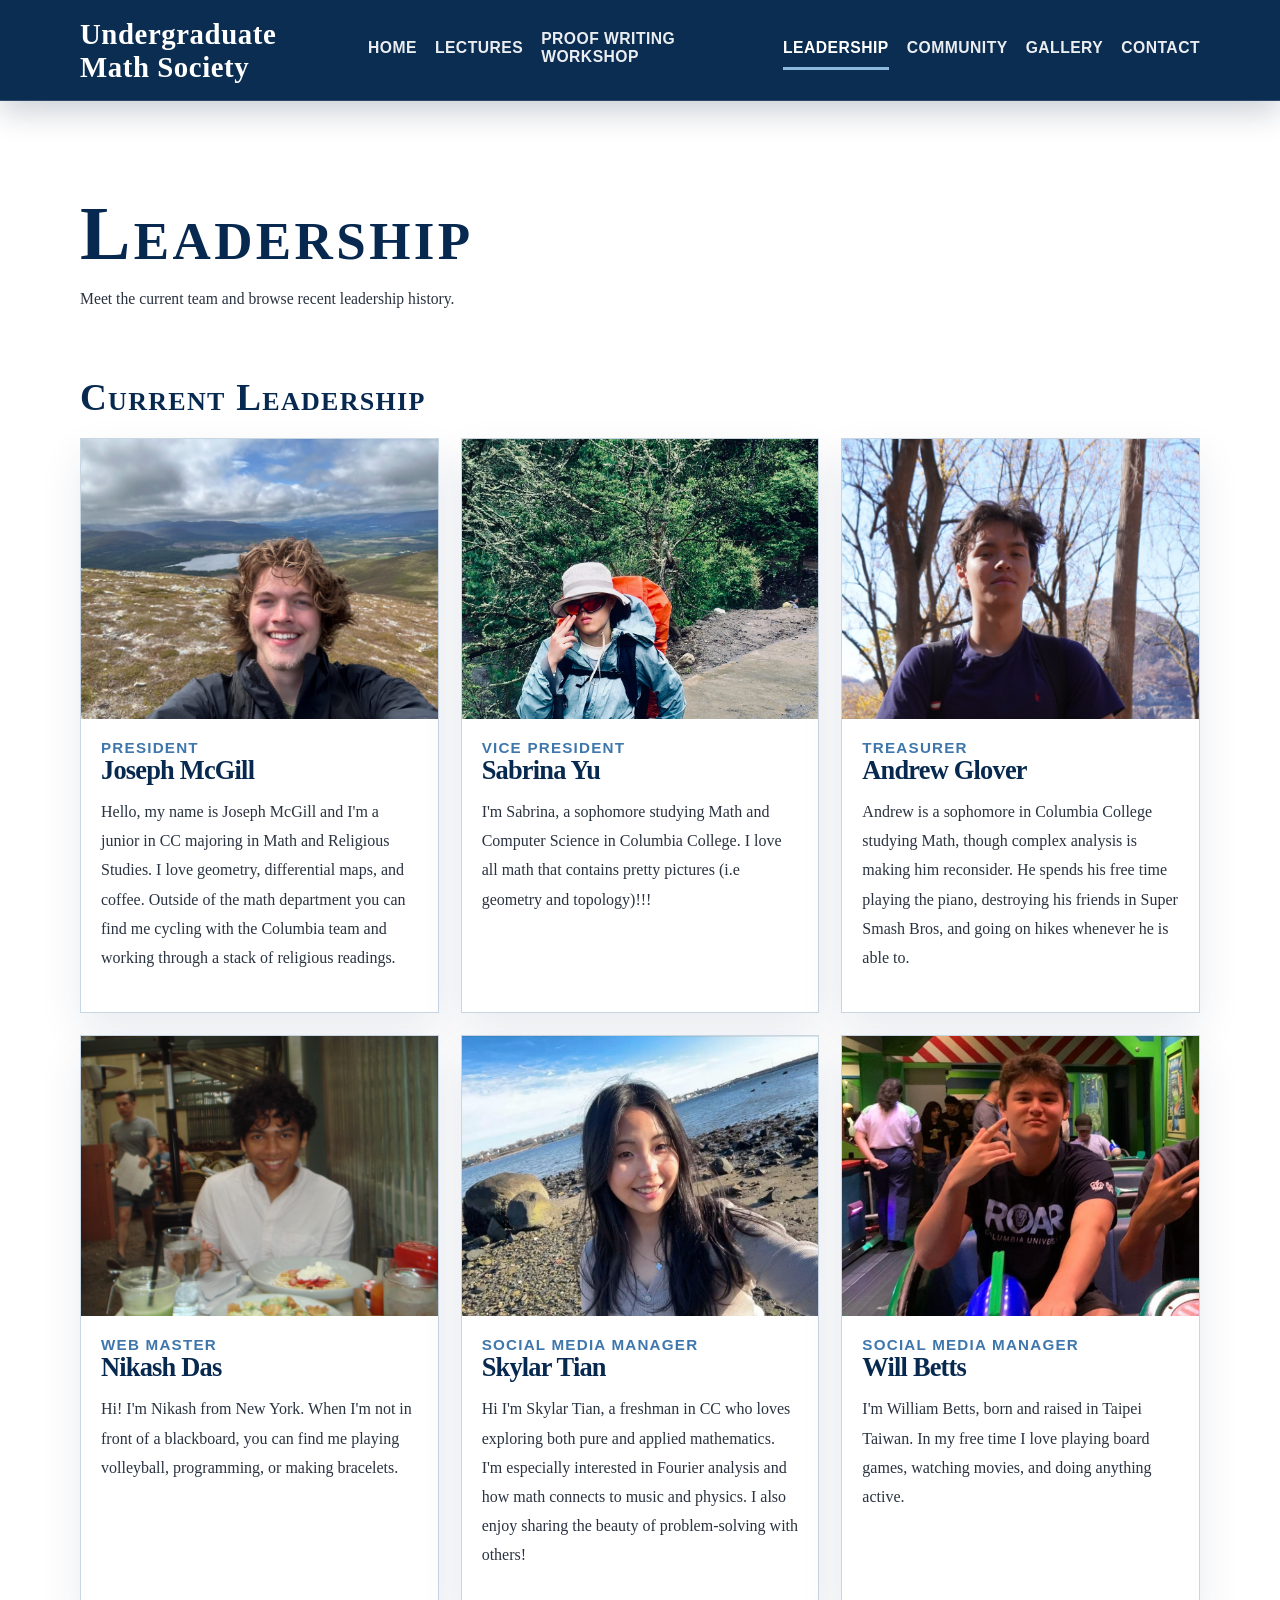
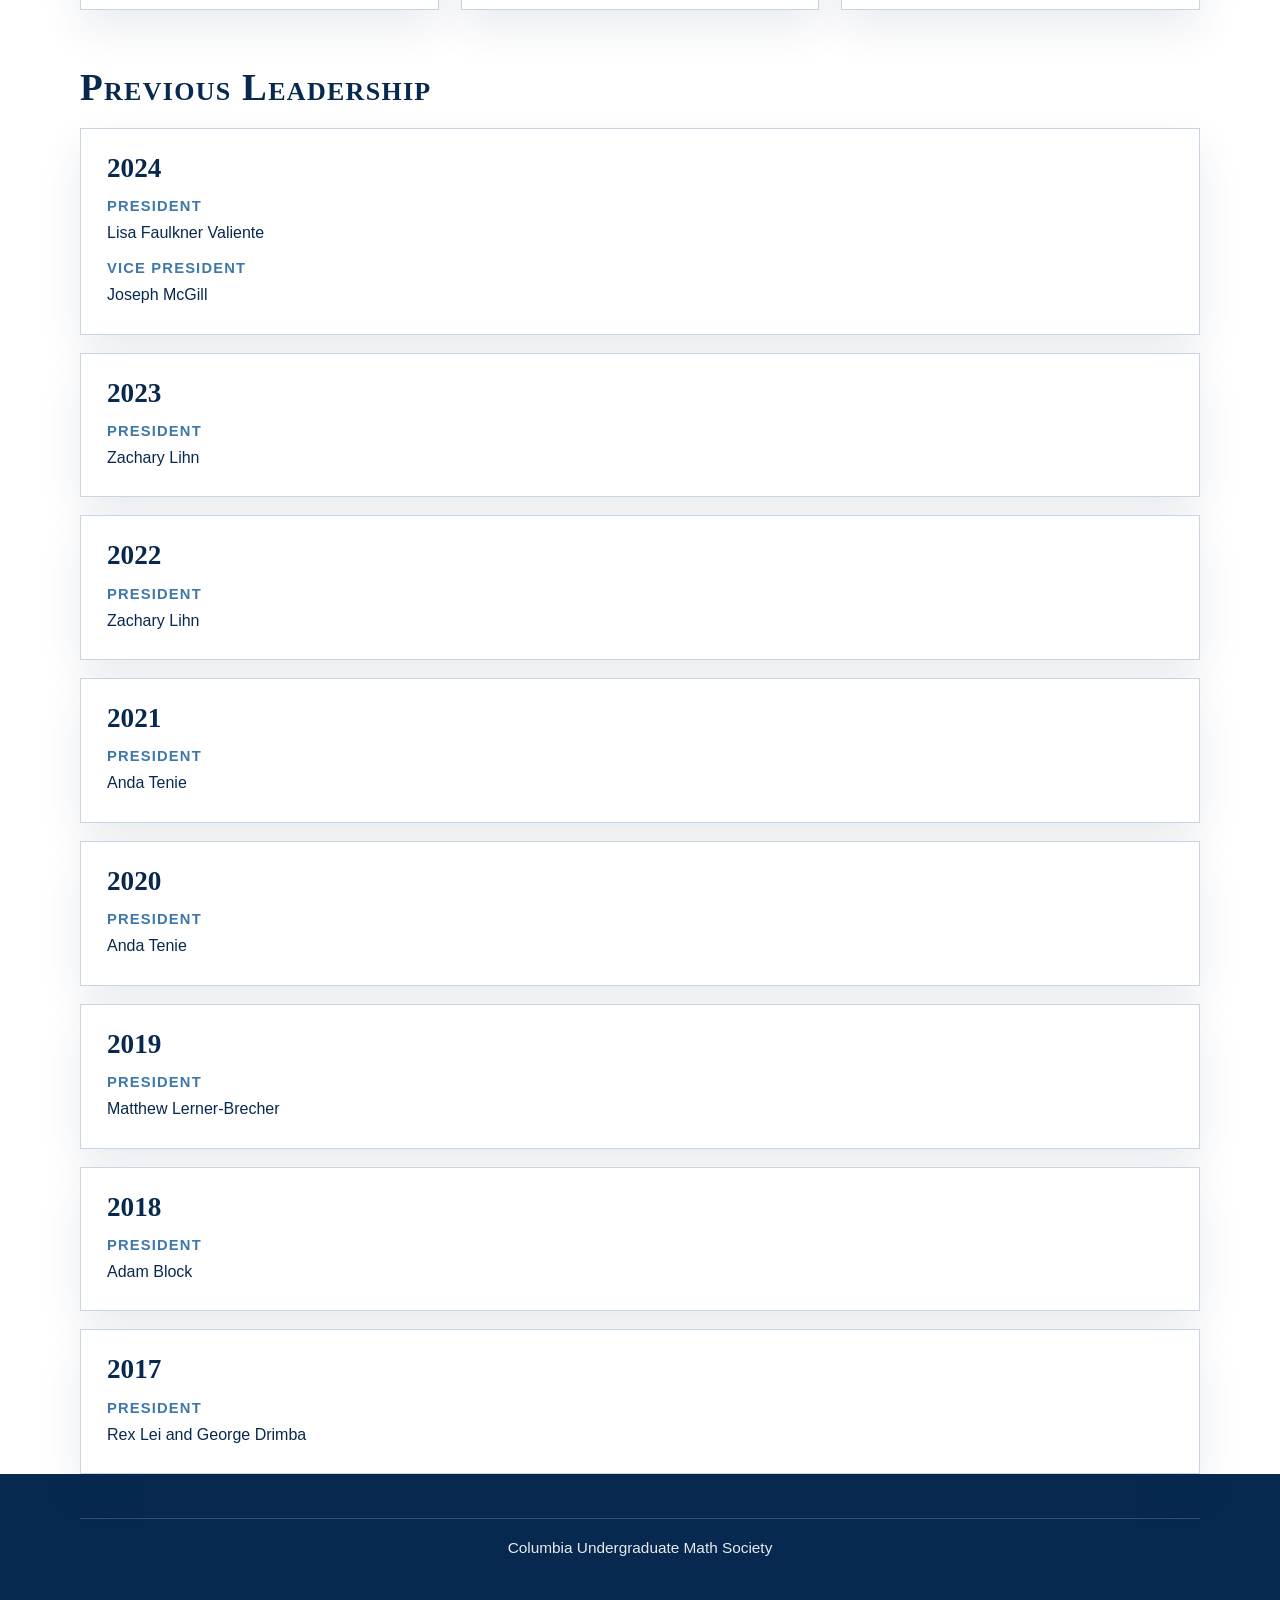
<file: leadership.html>
<!DOCTYPE html>
<html lang="en">
<head>
  <meta charset="UTF-8">
  <meta name="viewport" content="width=device-width, initial-scale=1.0">
  <title>Leadership | Columbia Undergraduate Math Society</title>
  <link rel="stylesheet" href="styles.css">
  <script src="site.js" defer></script>
</head>
<body>
  <header class="site-header">
    <div class="shell header-inner">
      <a class="brand" href="index.html">
        <span class="brand-name">Undergraduate Math Society</span>
      </a>
      <button class="menu-toggle" type="button" data-menu-toggle aria-expanded="false" aria-controls="site-nav">Menu</button>
      <nav class="site-nav" id="site-nav" data-site-nav aria-label="Primary">
        <a href="index.html">Home</a>
        <a href="lectures.html">Lectures</a>
        <a href="workshop.html">Proof Writing Workshop</a>
        <a class="active" href="leadership.html">Leadership</a>
        <a href="community.html">Community</a>
        <a href="gallery.html">Gallery</a>
        <a href="contact.html">Contact</a>
      </nav>
    </div>
  </header>

  <main>
    <section class="page-hero compact">
      <div class="shell">
        <div data-reveal>
          <h1>Leadership</h1>
          <p class="section-copy">Meet the current team and browse recent leadership history.</p>
        </div>
      </div>
    </section>

    <section class="section">
      <div class="shell">
        <h2 class="subsection-title" data-reveal>Current Leadership</h2>
        <div class="leadership-grid">
          <article class="leader-card" data-reveal>
            <img class="leader-image upper-crop" src="assets/photos/leadership/joseph-mcgill.jpeg" alt="Joseph McGill">
            <div class="leader-body">
              <div class="leader-role">President</div>
              <h2 class="leader-name">Joseph McGill</h2>
              <p class="leader-copy">Hello, my name is Joseph McGill and I'm a junior in CC majoring in Math and Religious Studies. I love geometry, differential maps, and coffee. Outside of the math department you can find me cycling with the Columbia team and working through a stack of religious readings.</p>
            </div>
          </article>

          <article class="leader-card" data-reveal>
            <img class="leader-image top-crop" src="assets/photos/leadership/sabrina-yu.jpeg" alt="Sabrina Yu">
            <div class="leader-body">
              <div class="leader-role">Vice President</div>
              <h2 class="leader-name">Sabrina Yu</h2>
              <p class="leader-copy">I'm Sabrina, a sophomore studying Math and Computer Science in Columbia College. I love all math that contains pretty pictures (i.e geometry and topology)!!!</p>
            </div>
          </article>

          <article class="leader-card" data-reveal>
            <img class="leader-image upper-crop" src="assets/photos/leadership/andrew-glover.png" alt="Andrew Glover">
            <div class="leader-body">
              <div class="leader-role">Treasurer</div>
              <h2 class="leader-name">Andrew Glover</h2>
              <p class="leader-copy">Andrew is a sophomore in Columbia College studying Math, though complex analysis is making him reconsider. He spends his free time playing the piano, destroying his friends in Super Smash Bros, and going on hikes whenever he is able to.</p>
            </div>
          </article>

          <article class="leader-card" data-reveal>
            <img class="leader-image" src="assets/photos/leadership/nikash-das.png" alt="Nikash Das">
            <div class="leader-body">
              <div class="leader-role">Web Master</div>
              <h2 class="leader-name">Nikash Das</h2>
              <p class="leader-copy">Hi! I'm Nikash from New York. When I'm not in front of a blackboard, you can find me playing volleyball, programming, or making bracelets.</p>
            </div>
          </article>

          <article class="leader-card" data-reveal>
            <img class="leader-image" src="assets/photos/leadership/skylar-tian.jpeg" alt="Skylar Tian">
            <div class="leader-body">
              <div class="leader-role">Social Media Manager</div>
              <h2 class="leader-name">Skylar Tian</h2>
              <p class="leader-copy">Hi I'm Skylar Tian, a freshman in CC who loves exploring both pure and applied mathematics. I'm especially interested in Fourier analysis and how math connects to music and physics. I also enjoy sharing the beauty of problem-solving with others!</p>
            </div>
          </article>

          <article class="leader-card" data-reveal>
            <img class="leader-image" src="assets/photos/leadership/will-betts.jpg" alt="Will Betts">
            <div class="leader-body">
              <div class="leader-role">Social Media Manager</div>
              <h2 class="leader-name">Will Betts</h2>
              <p class="leader-copy">I'm William Betts, born and raised in Taipei Taiwan. In my free time I love playing board games, watching movies, and doing anything active.</p>
            </div>
          </article>
        </div>

        <div class="section leadership-history-section">
          <h2 class="subsection-title" data-reveal>Previous Leadership</h2>
          <div class="previous-leadership-grid">
            <article class="card history-card" data-reveal>
              <div class="history-year">2024</div>
              <div class="history-list">
                <div class="history-row">
                  <strong>President</strong>
                  <span>Lisa Faulkner Valiente</span>
                </div>
                <div class="history-row">
                  <strong>Vice President</strong>
                  <span>Joseph McGill</span>
                </div>
              </div>
            </article>

            <article class="card history-card" data-reveal>
              <div class="history-year">2023</div>
              <div class="history-list">
                <div class="history-row">
                  <strong>President</strong>
                  <span>Zachary Lihn</span>
                </div>
              </div>
            </article>

            <article class="card history-card" data-reveal>
              <div class="history-year">2022</div>
              <div class="history-list">
                <div class="history-row">
                  <strong>President</strong>
                  <span>Zachary Lihn</span>
                </div>
              </div>
            </article>

            <article class="card history-card" data-reveal>
              <div class="history-year">2021</div>
              <div class="history-list">
                <div class="history-row">
                  <strong>President</strong>
                  <span>Anda Tenie</span>
                </div>
              </div>
            </article>

            <article class="card history-card" data-reveal>
              <div class="history-year">2020</div>
              <div class="history-list">
                <div class="history-row">
                  <strong>President</strong>
                  <span>Anda Tenie</span>
                </div>
              </div>
            </article>

            <article class="card history-card" data-reveal>
              <div class="history-year">2019</div>
              <div class="history-list">
                <div class="history-row">
                  <strong>President</strong>
                  <span>Matthew Lerner-Brecher</span>
                </div>
              </div>
            </article>

            <article class="card history-card" data-reveal>
              <div class="history-year">2018</div>
              <div class="history-list">
                <div class="history-row">
                  <strong>President</strong>
                  <span>Adam Block</span>
                </div>
              </div>
            </article>

            <article class="card history-card" data-reveal>
              <div class="history-year">2017</div>
              <div class="history-list">
                <div class="history-row">
                  <strong>President</strong>
                  <span>Rex Lei and George Drimba</span>
                </div>
              </div>
            </article>
          </div>
        </div>
      </div>
    </section>
  </main>

  <footer class="site-footer">
    <div class="shell footer-inner">
      <span>Columbia Undergraduate Math Society</span>
    </div>
  </footer>
</body>
</html>
</file>
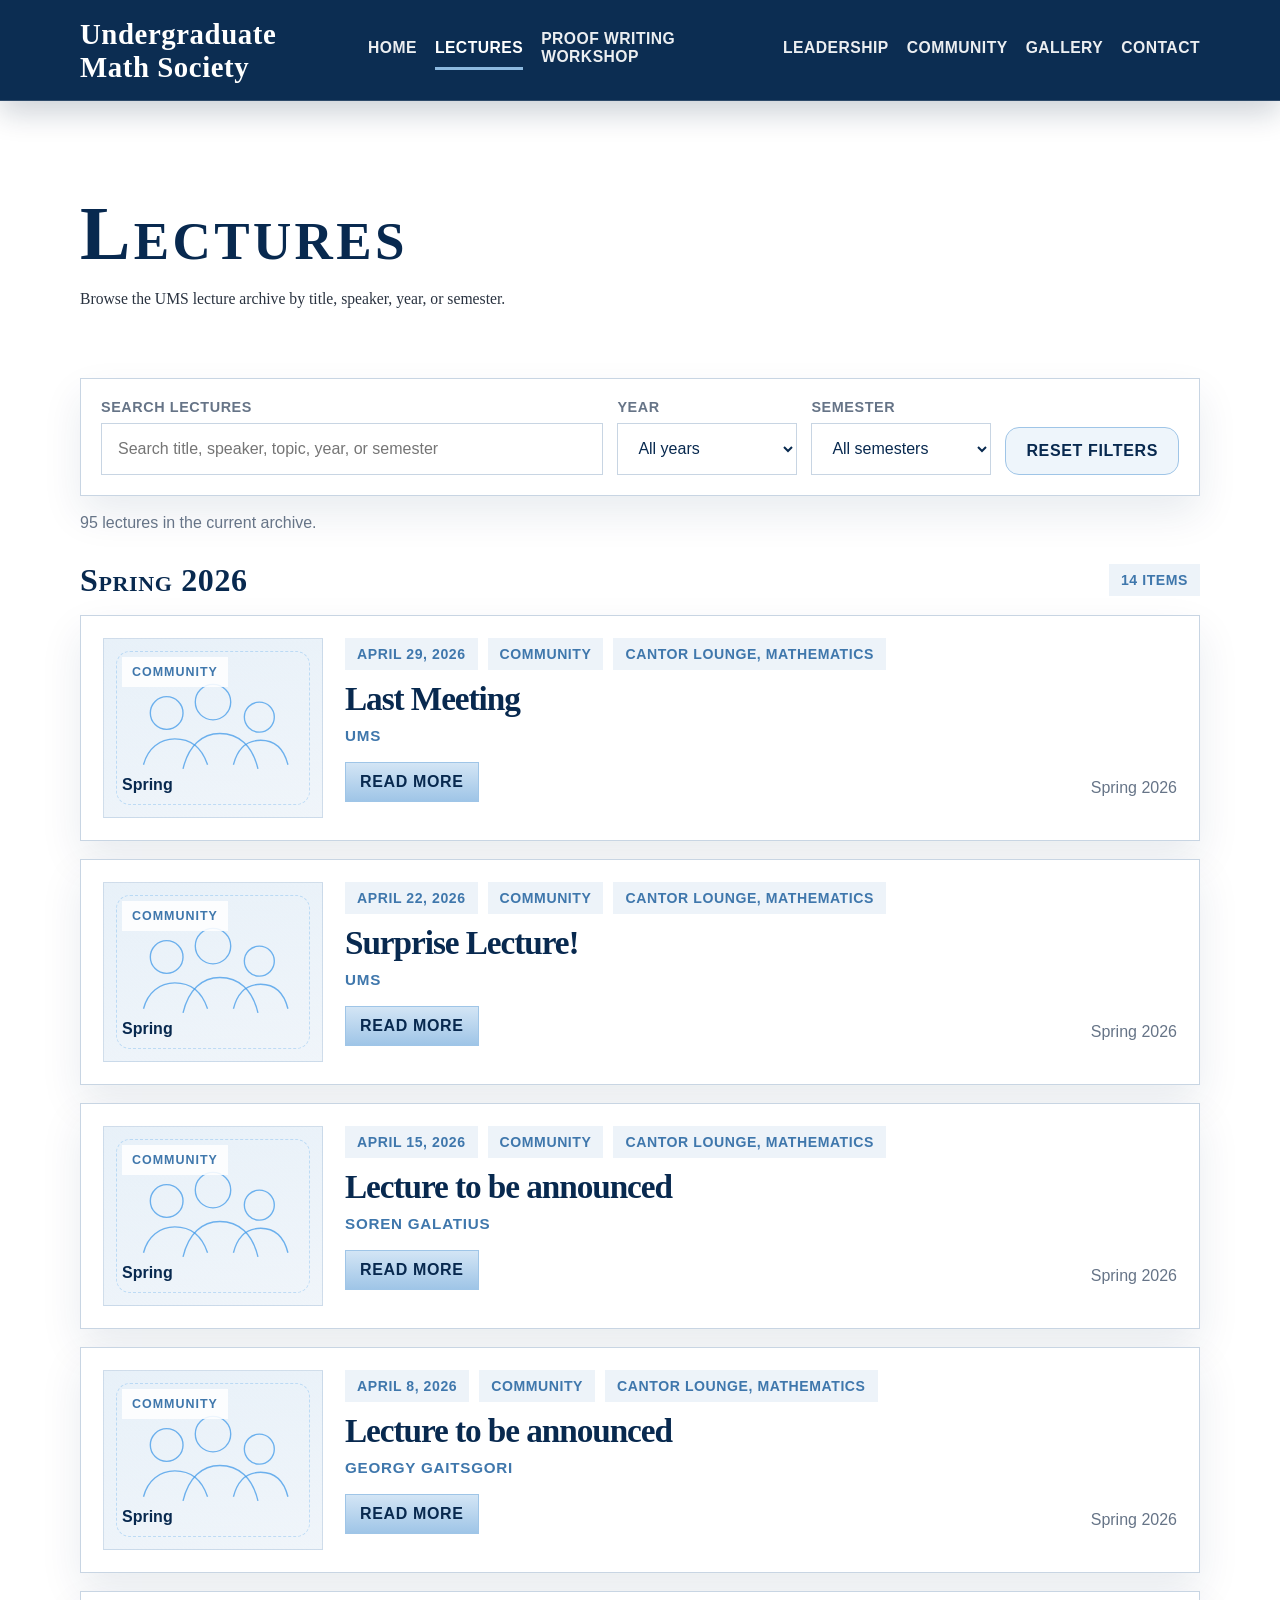
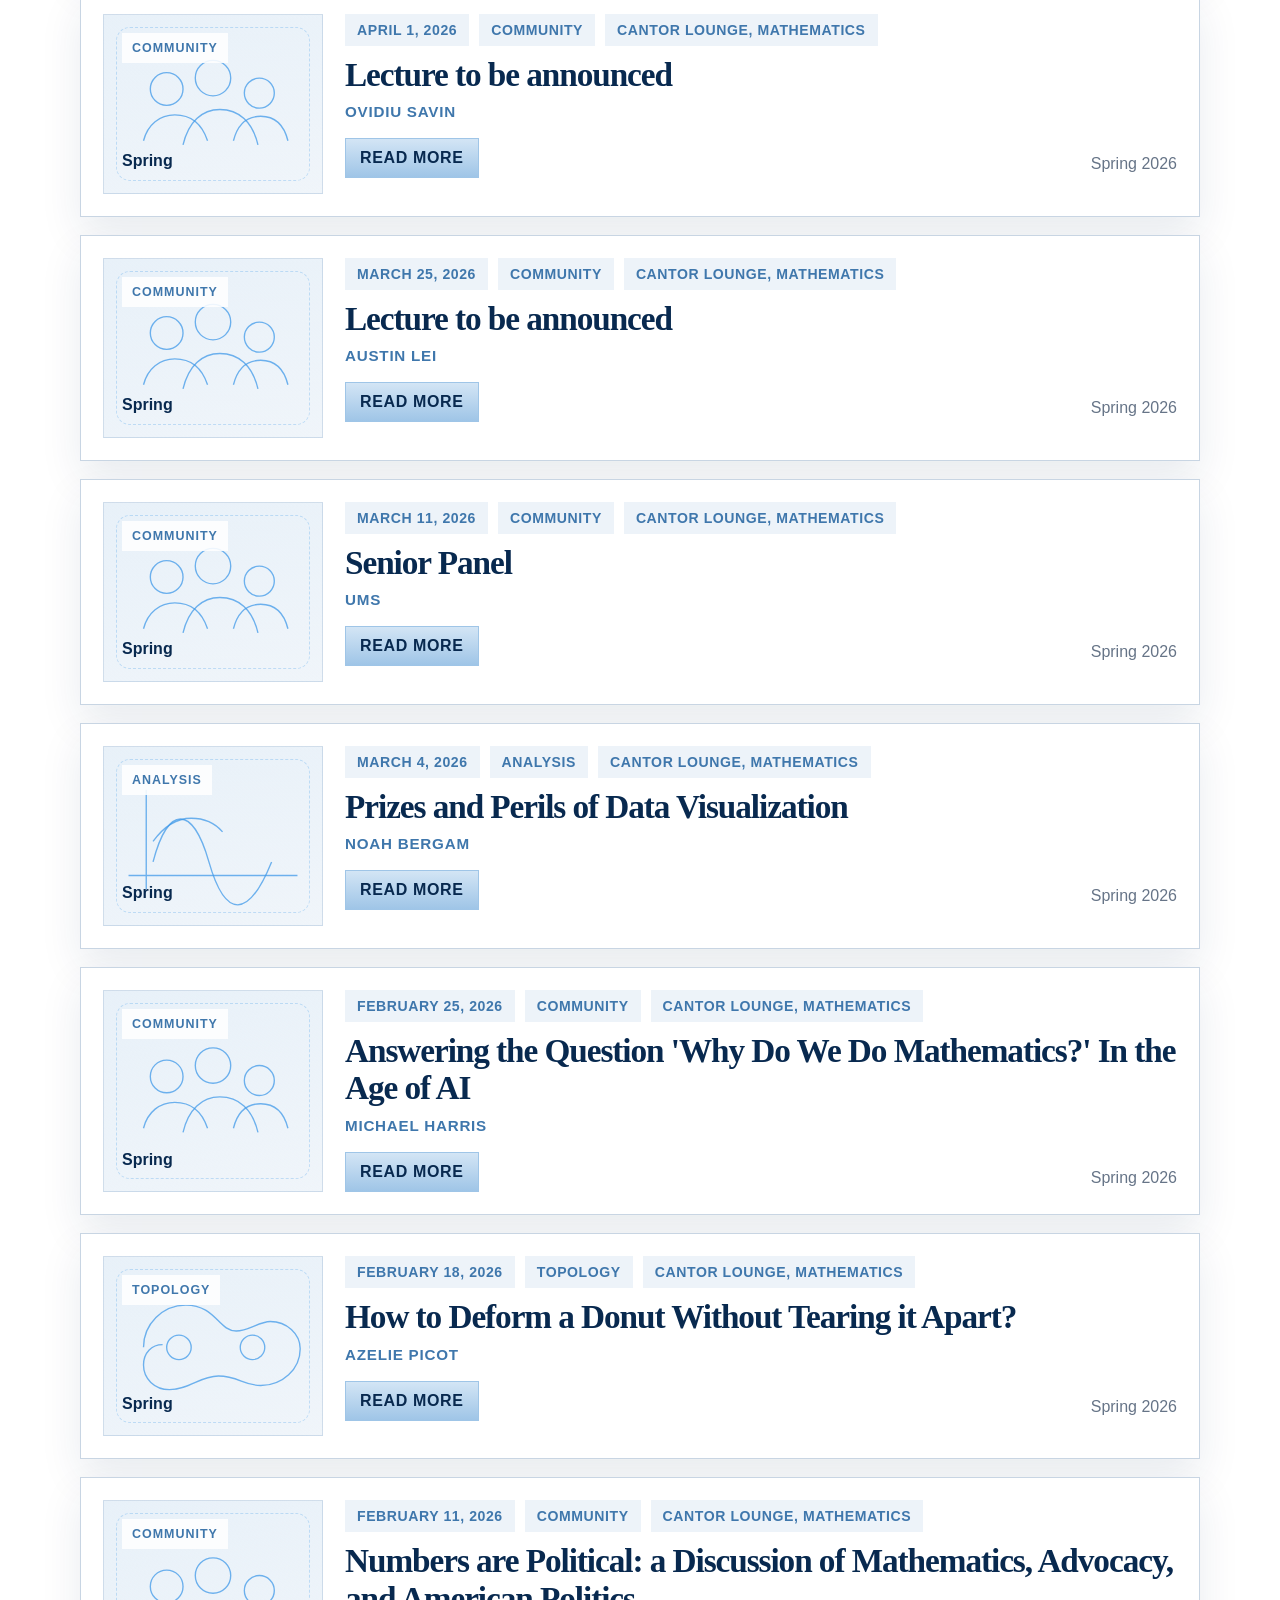
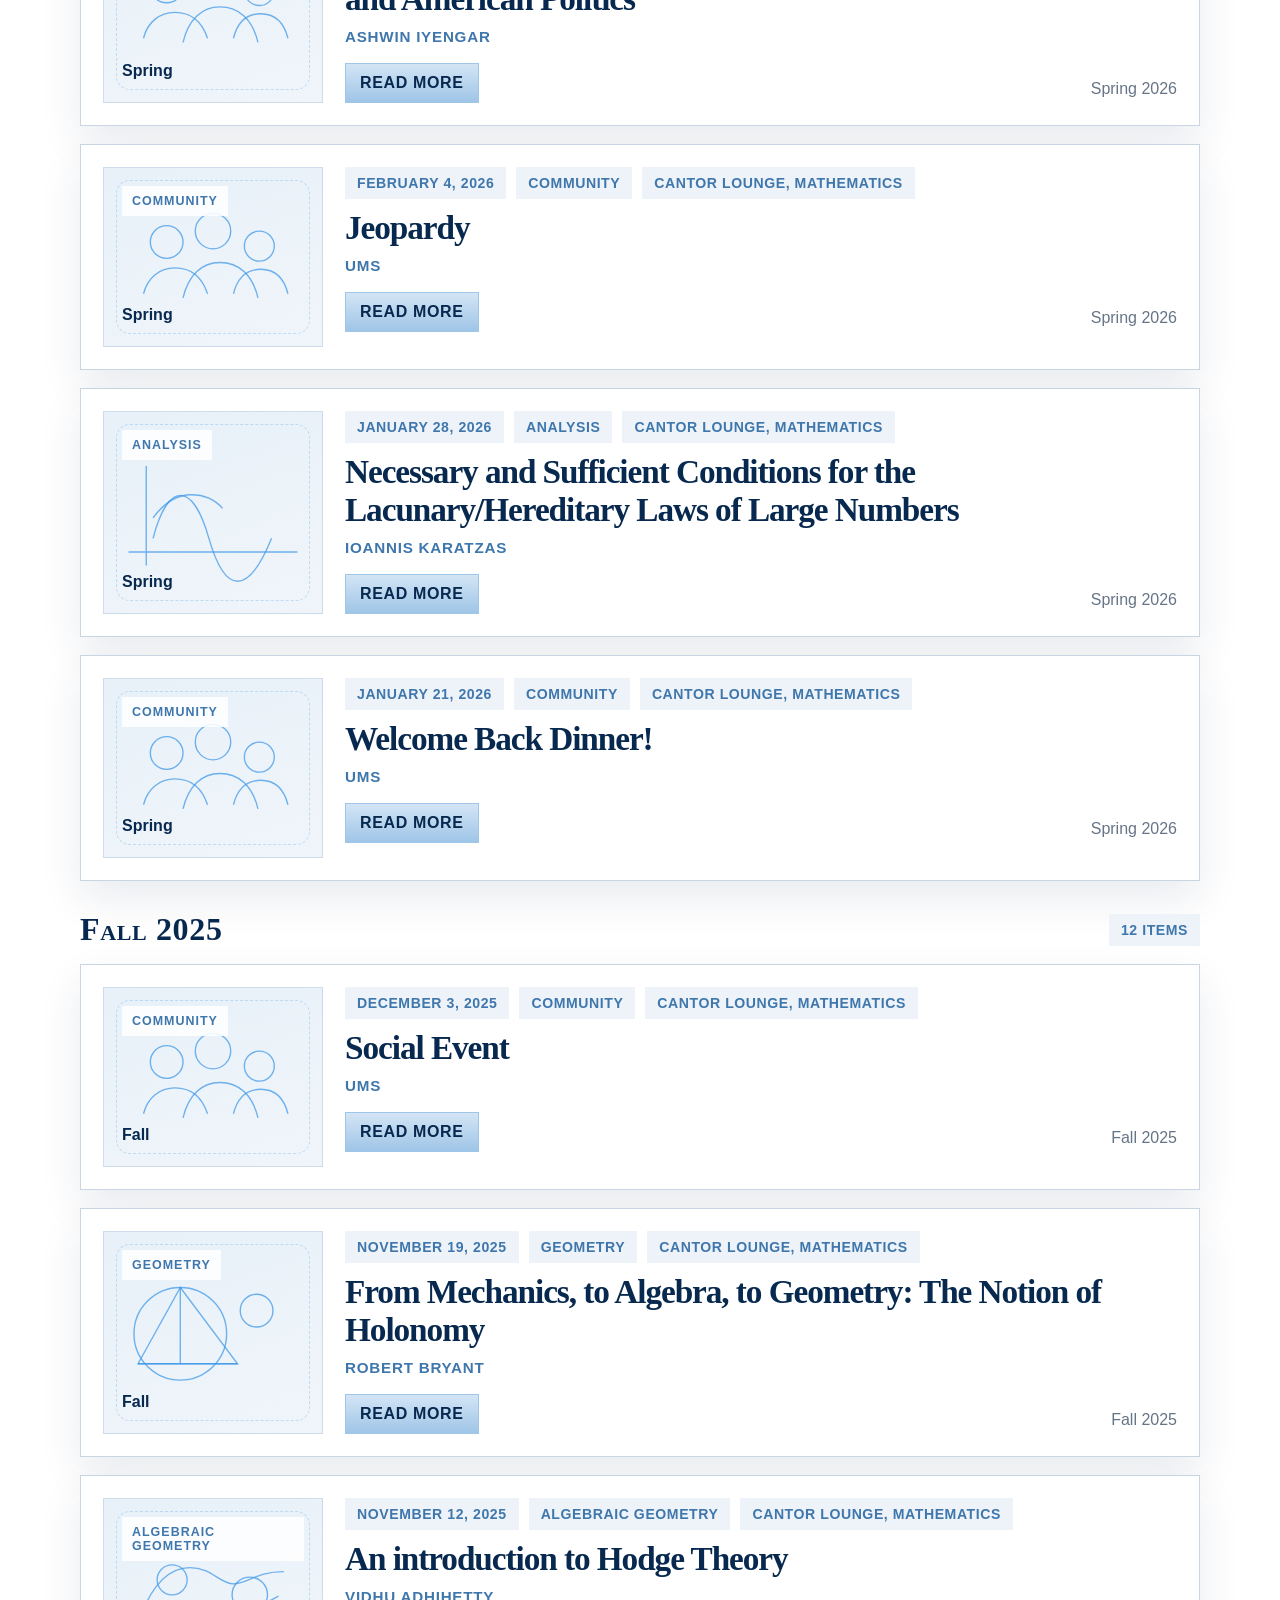
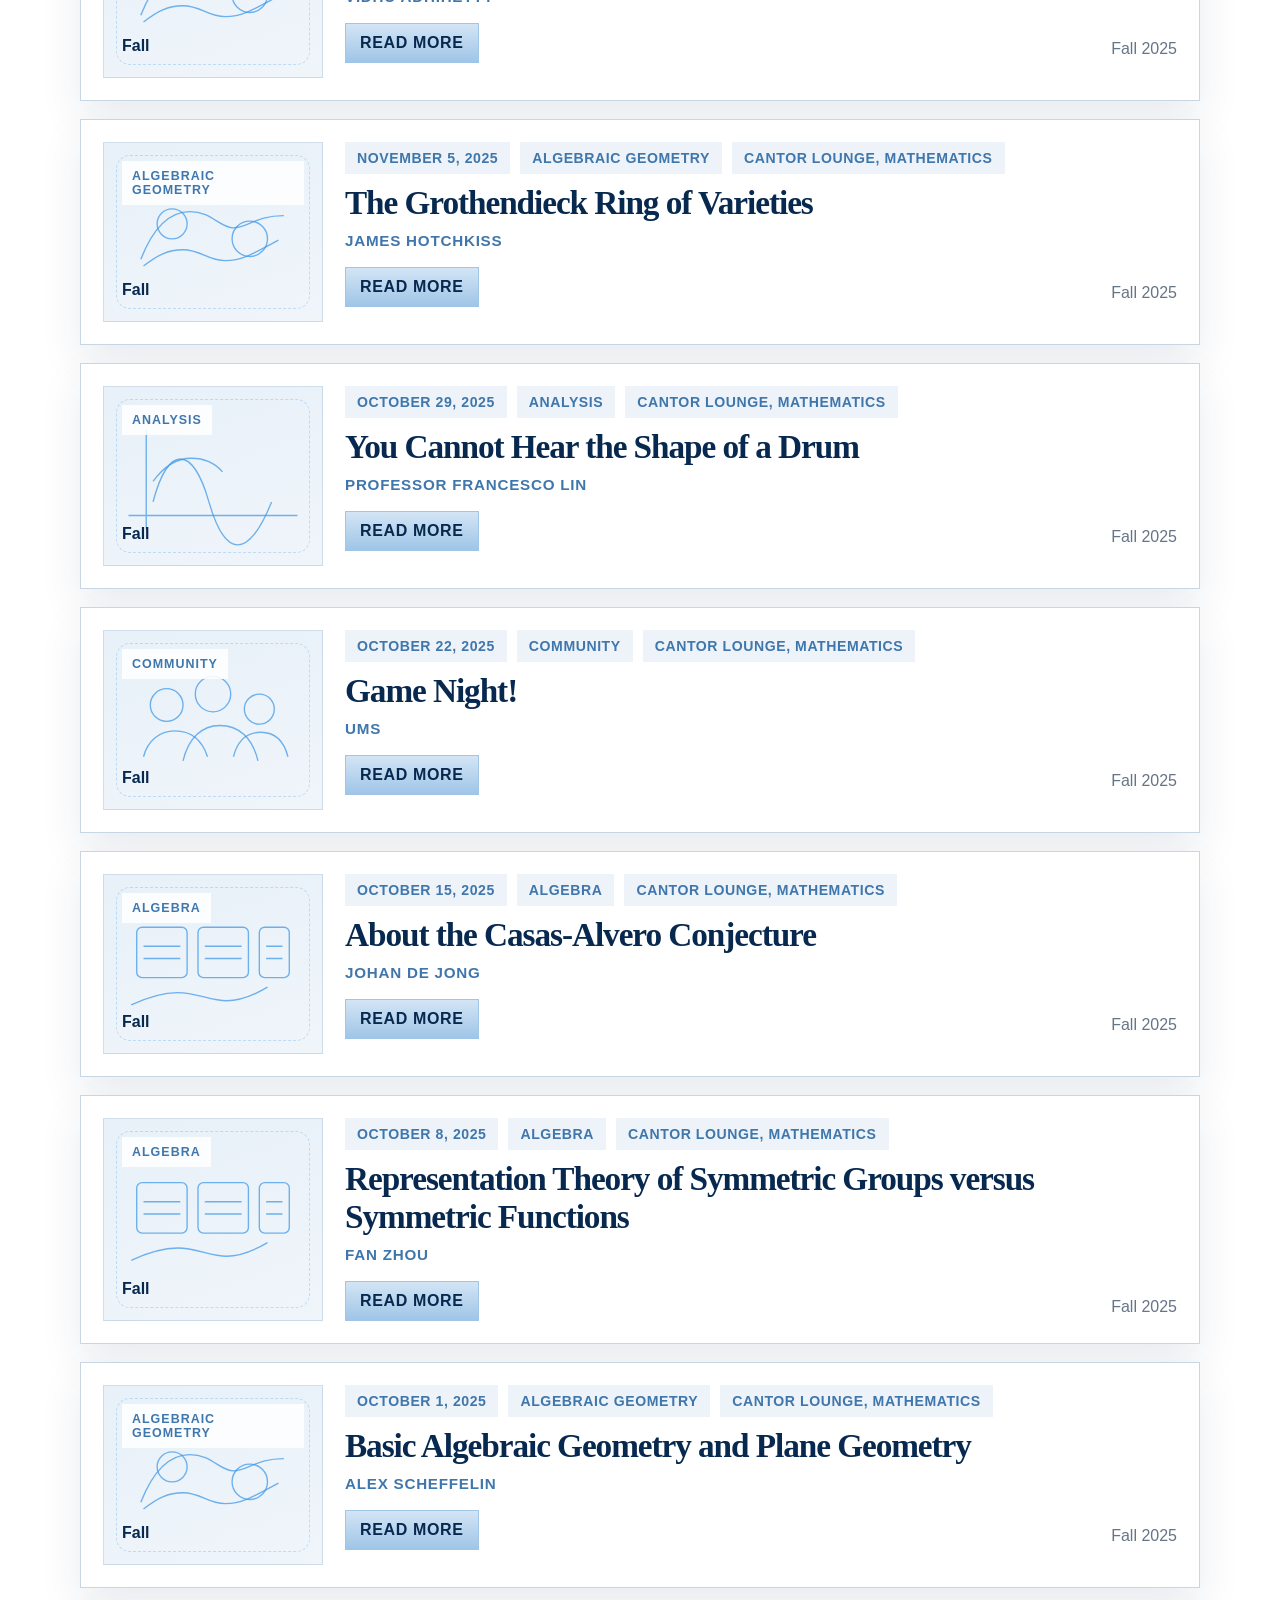
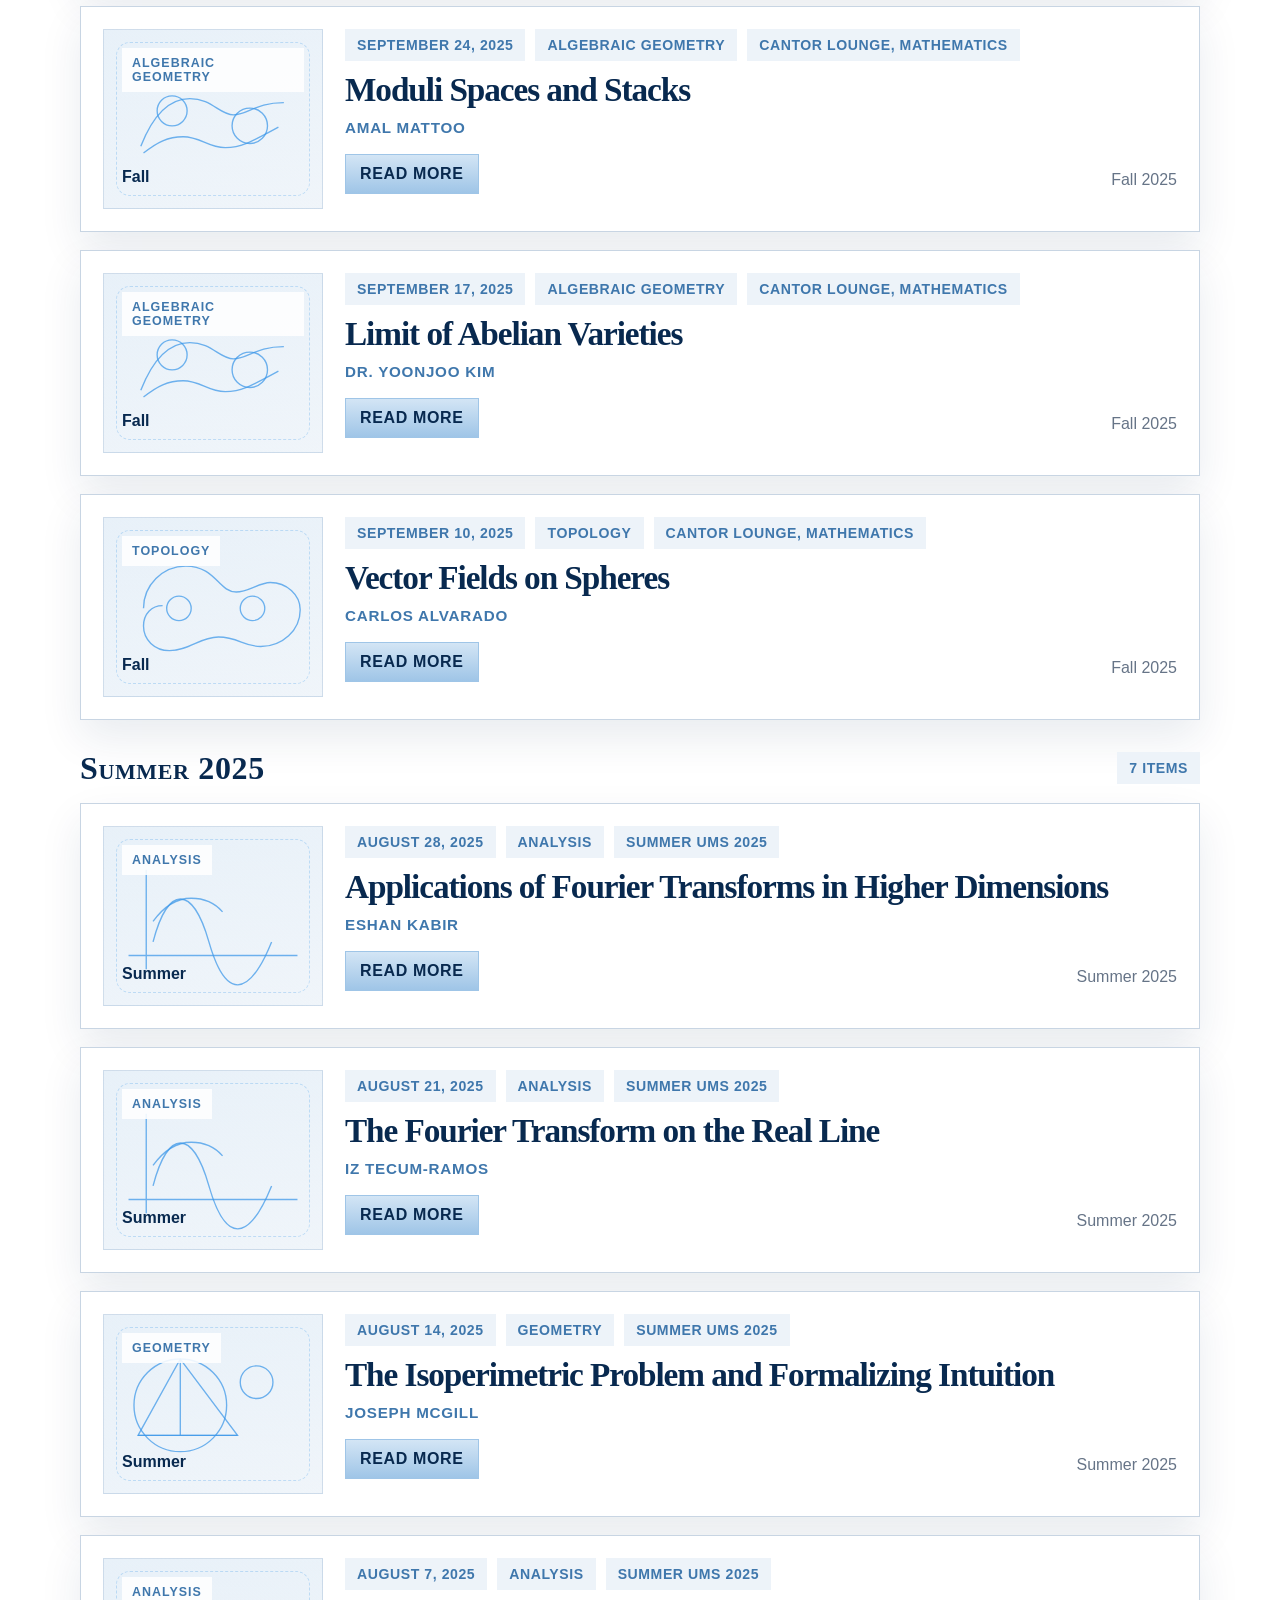
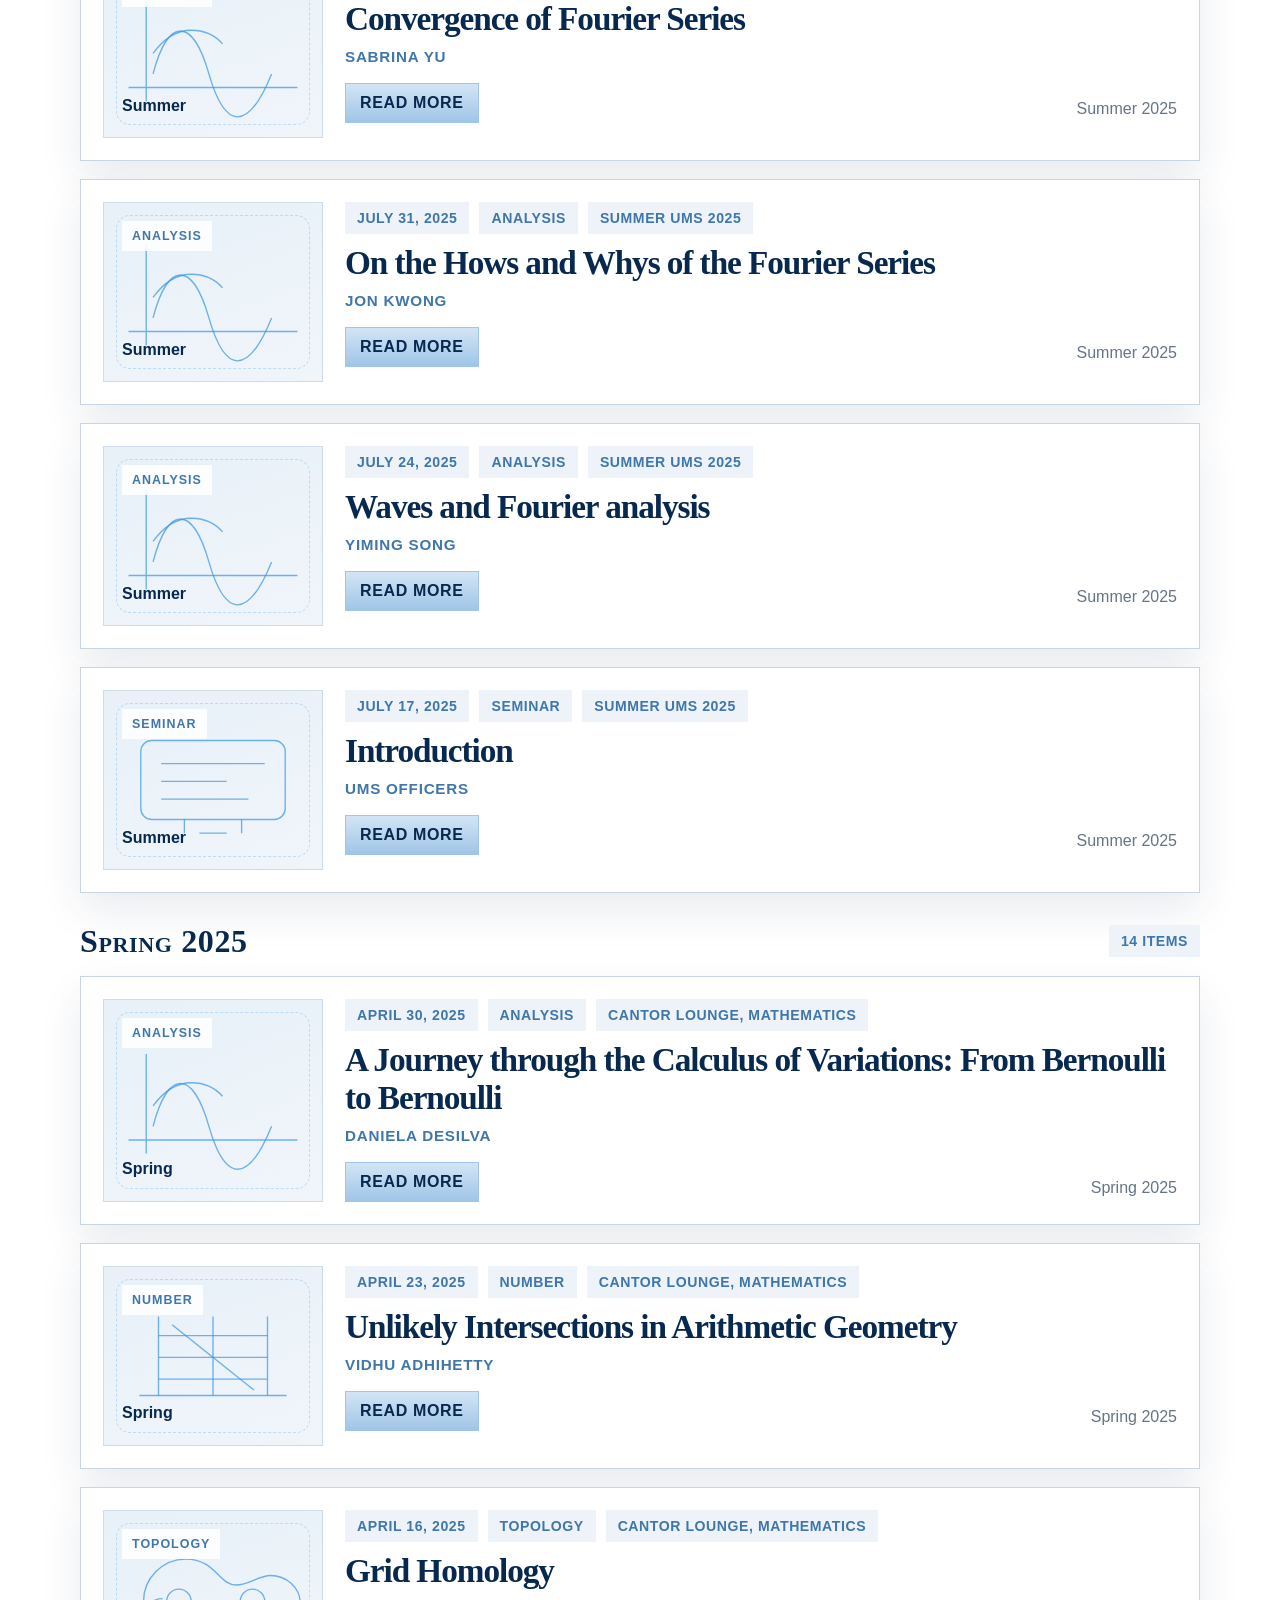
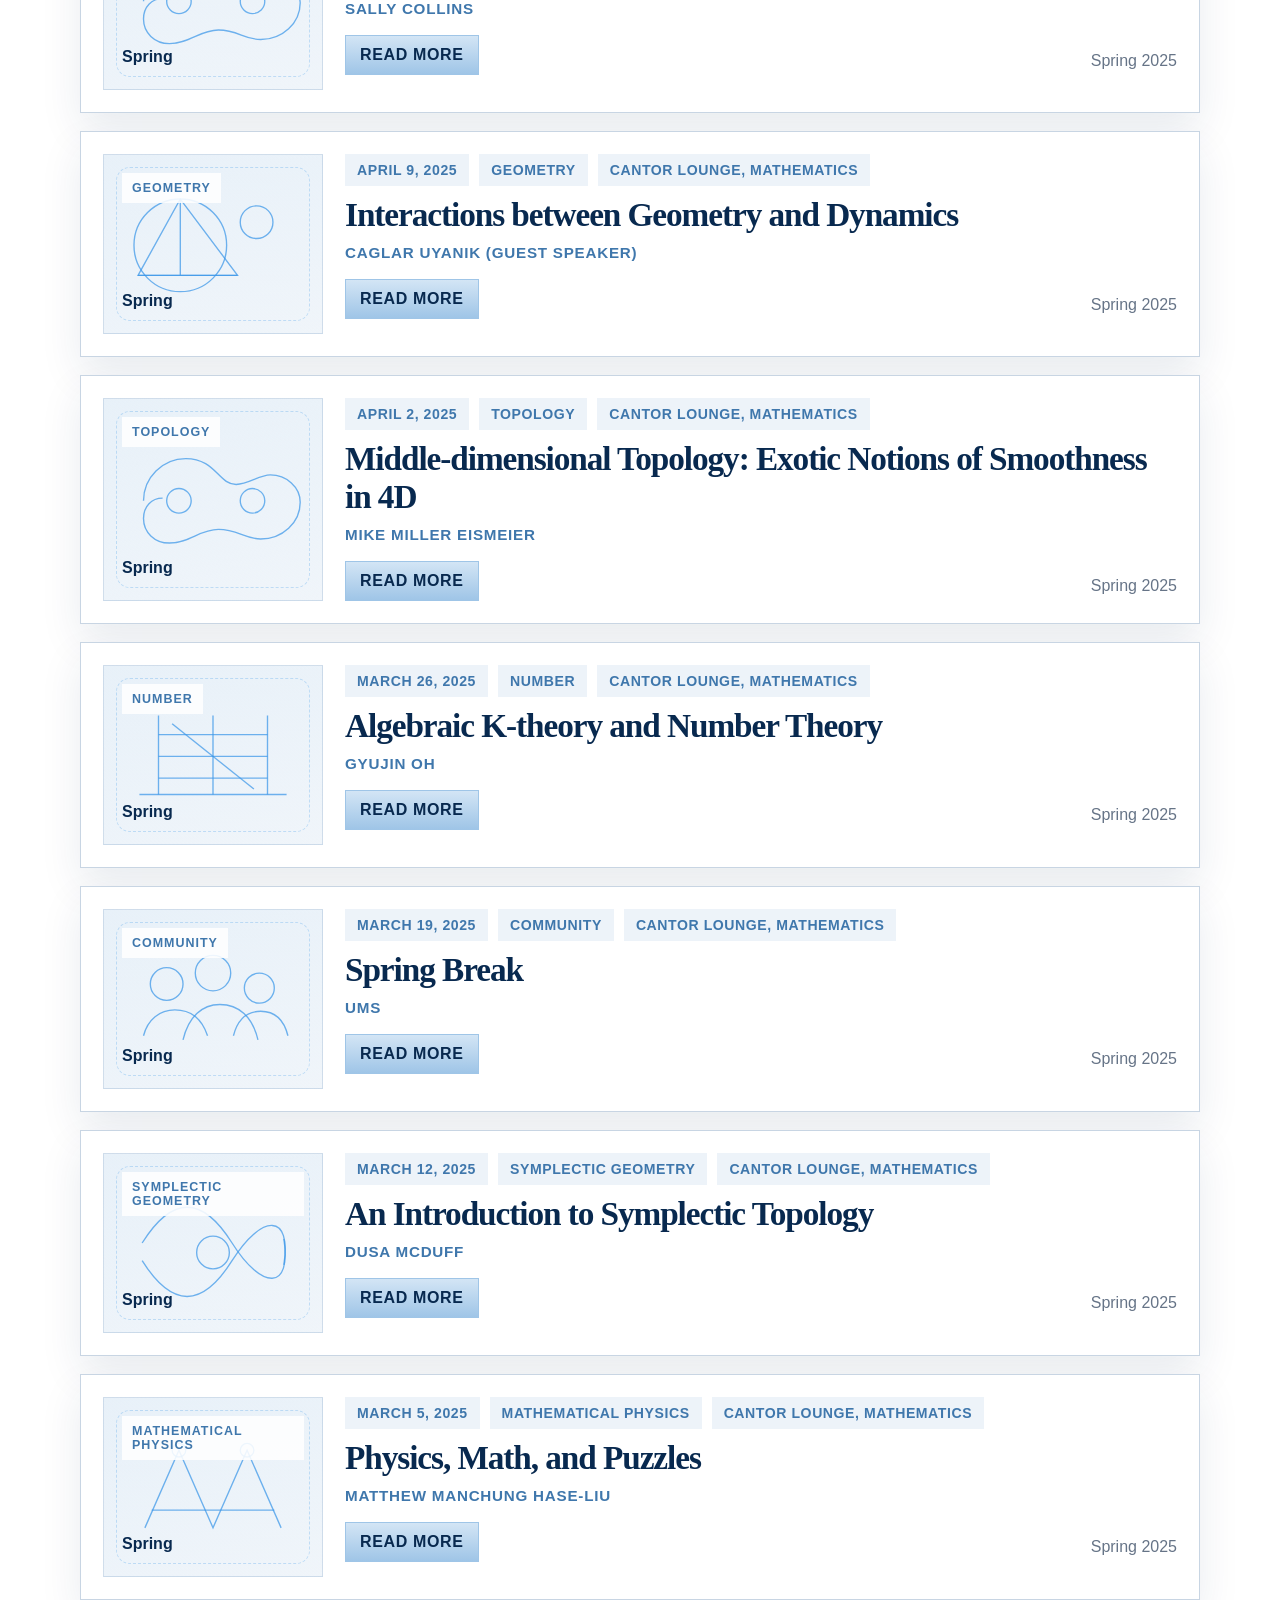
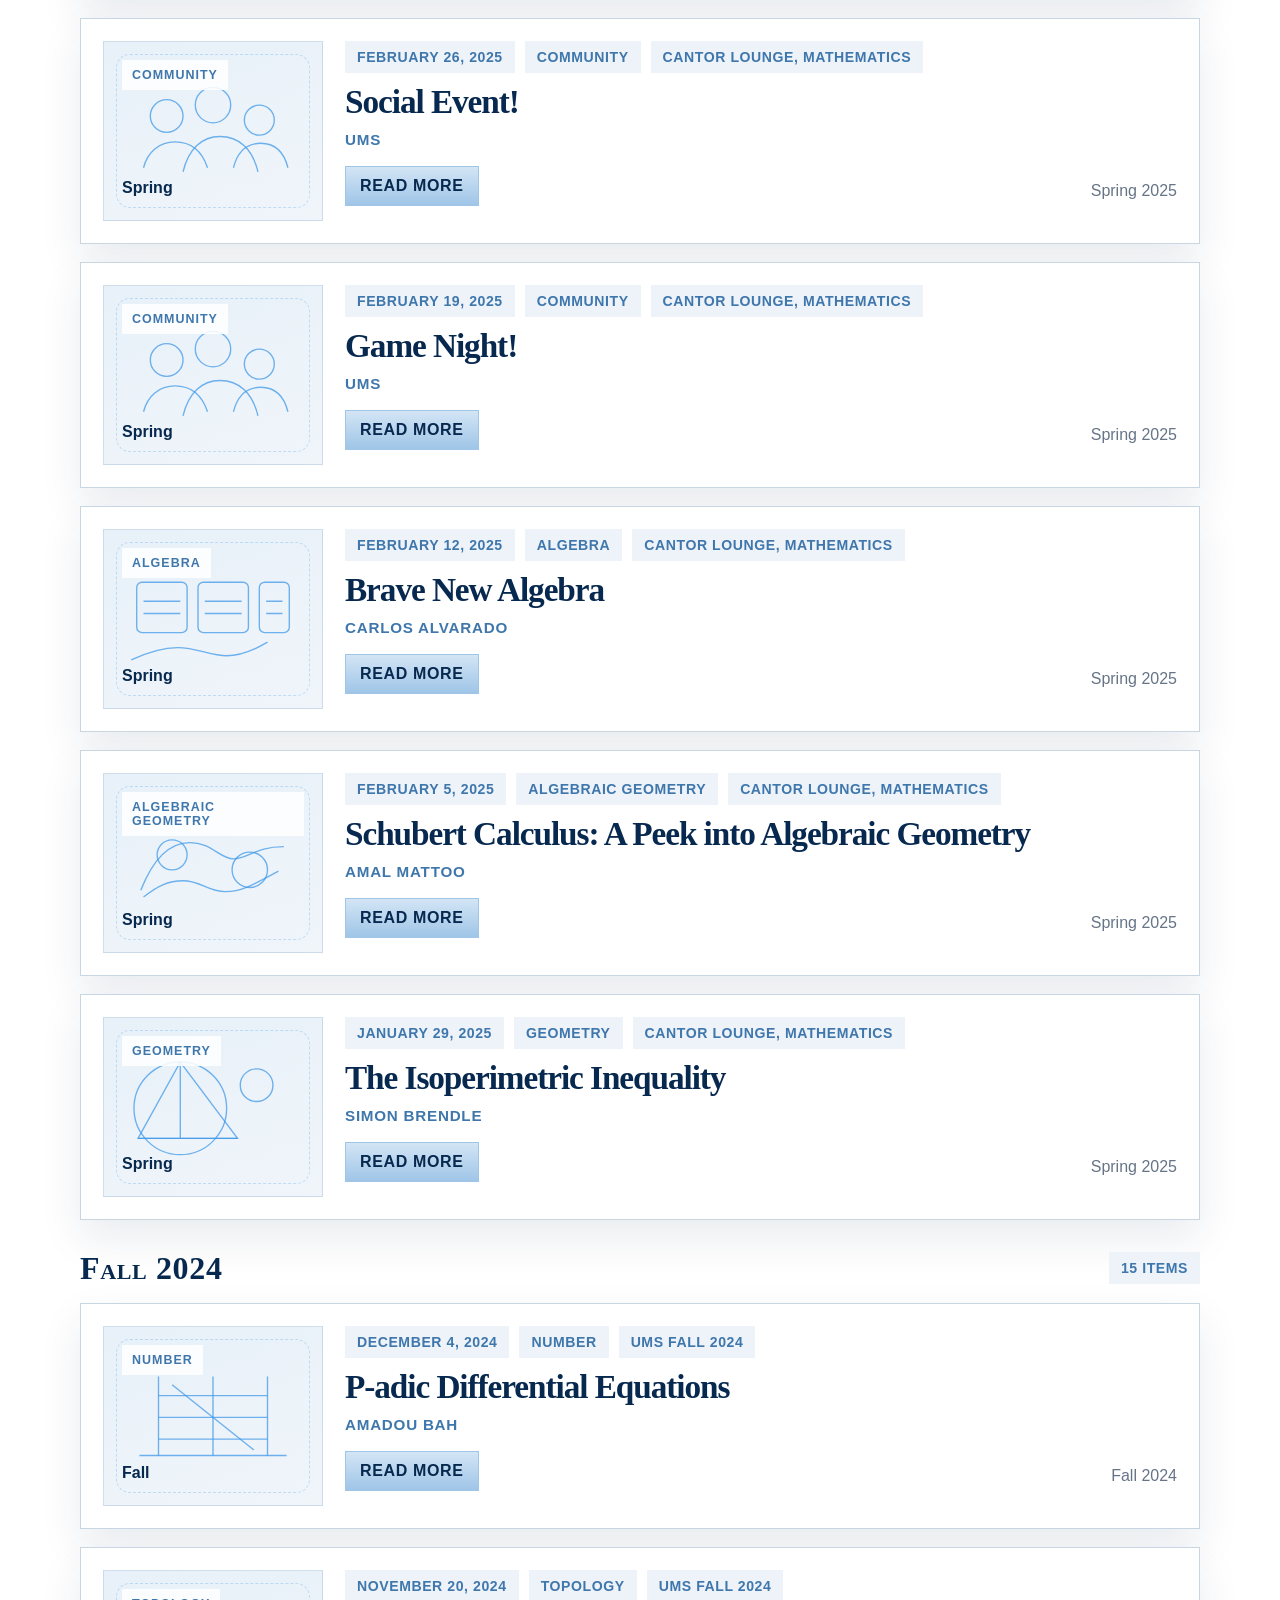
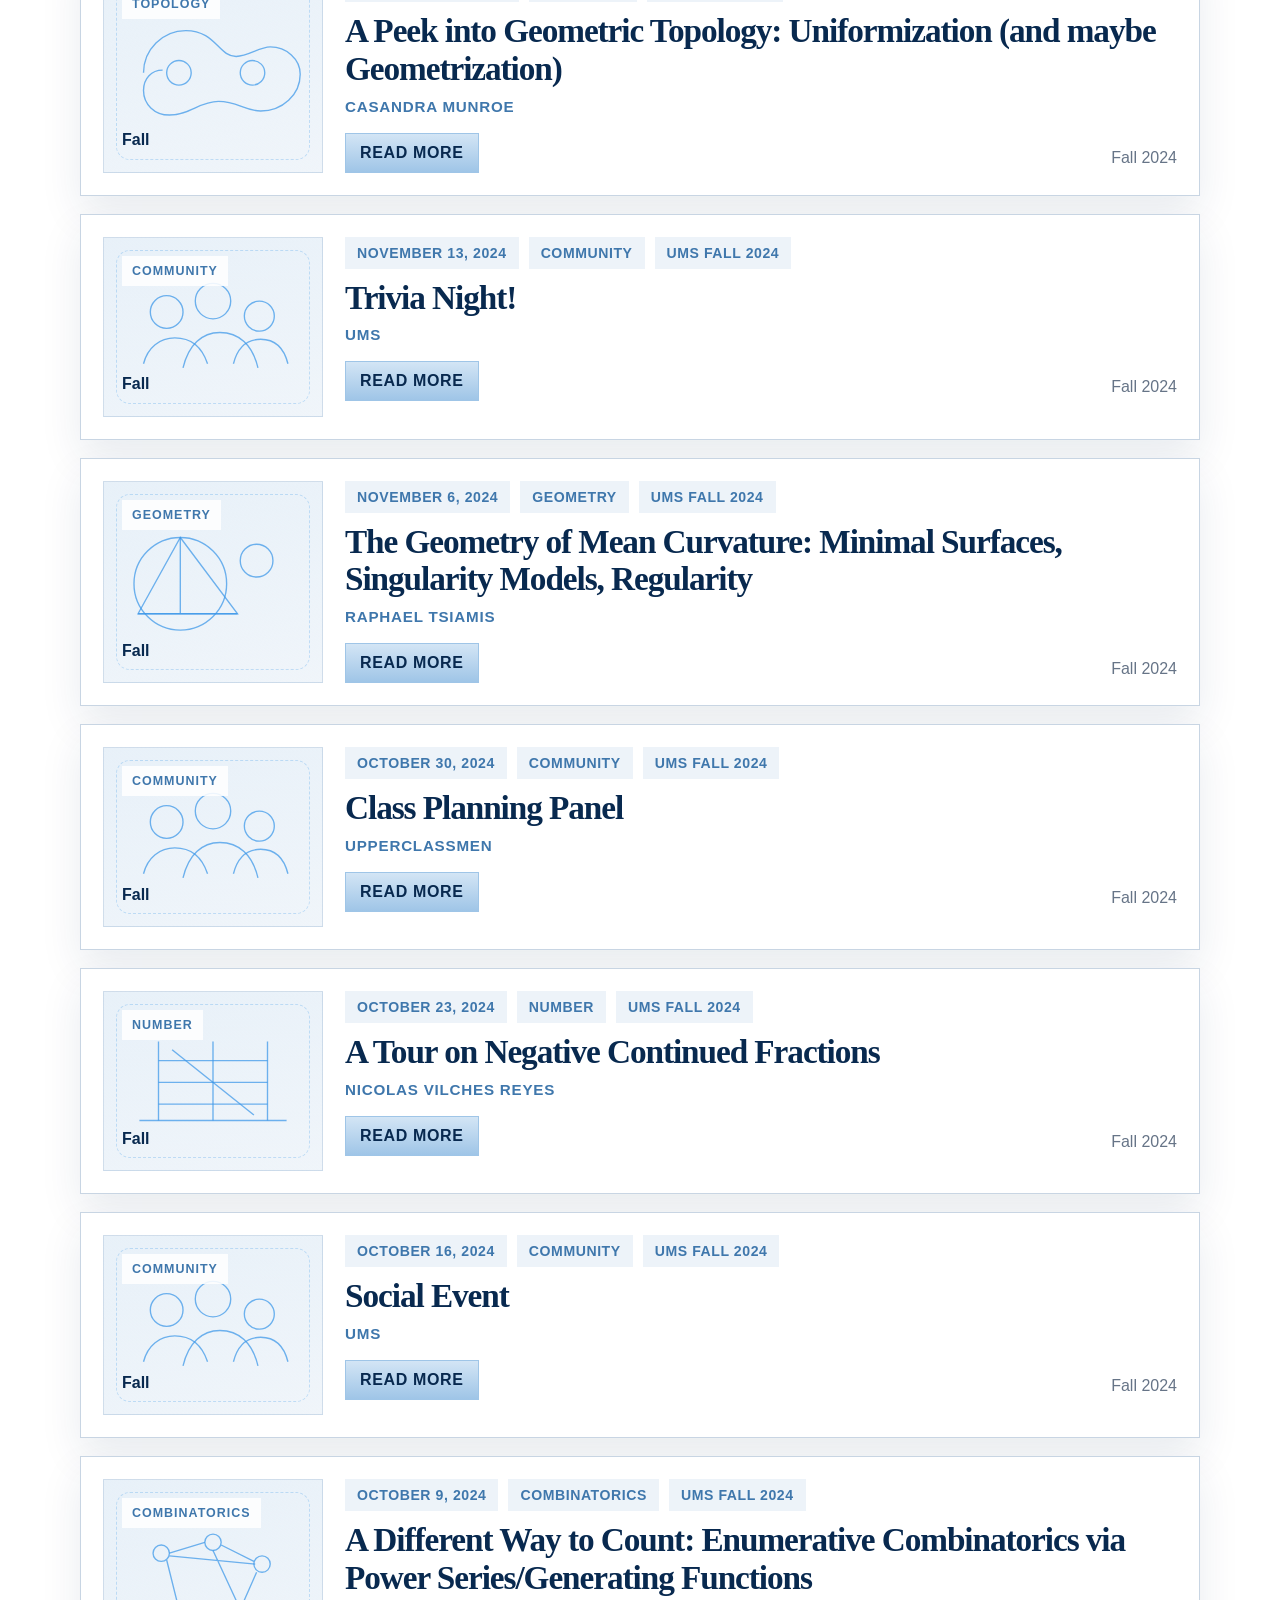
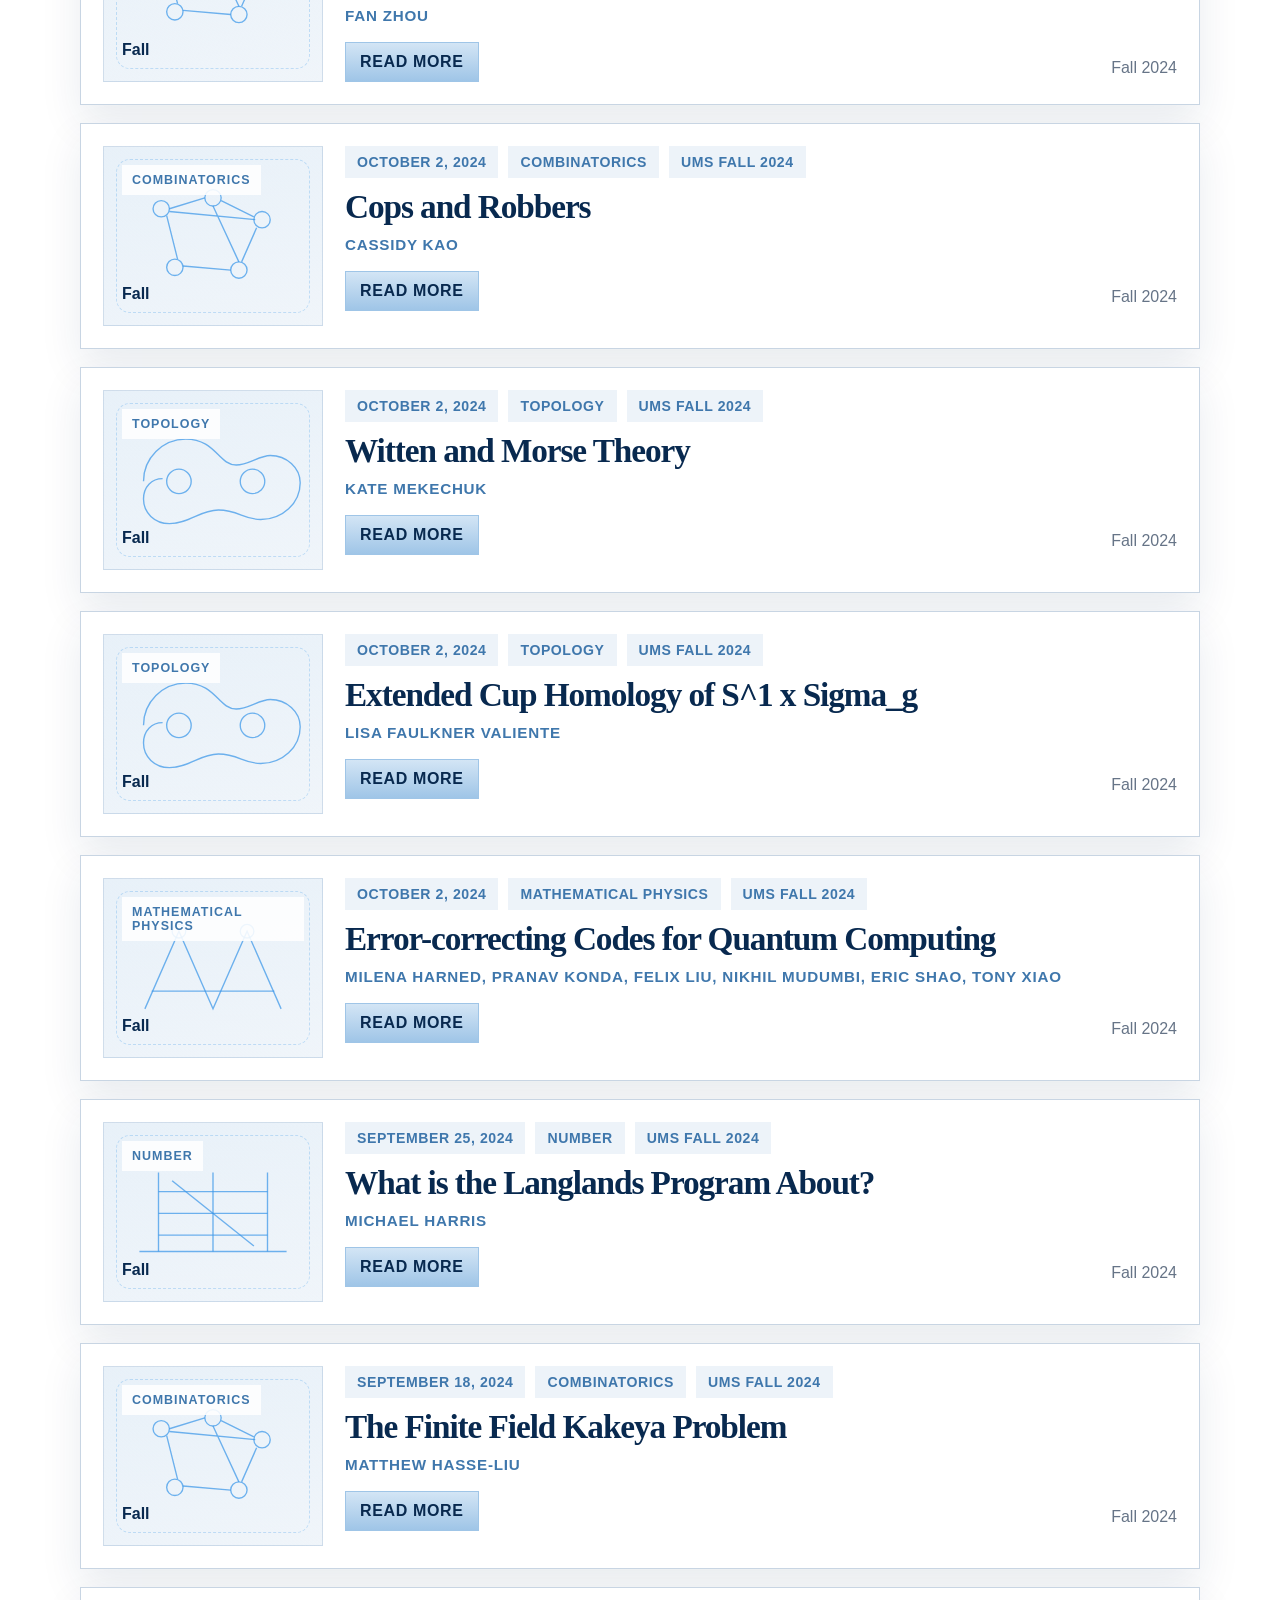
<file: lectures.html>
<!DOCTYPE html>
<html lang="en">
<head>
  <meta charset="UTF-8">
  <meta name="viewport" content="width=device-width, initial-scale=1.0">
  <title>Lectures | Columbia Undergraduate Math Society</title>
  <link rel="stylesheet" href="styles.css">
  <script src="site.js" defer></script>
  <script src="lectures-data.js" defer></script>
  <script src="lectures.js" defer></script>
</head>
<body>
  <header class="site-header">
    <div class="shell header-inner">
      <a class="brand" href="index.html">
        <span class="brand-name">Undergraduate Math Society</span>
      </a>
      <button class="menu-toggle" type="button" data-menu-toggle aria-expanded="false" aria-controls="site-nav">Menu</button>
      <nav class="site-nav" id="site-nav" data-site-nav aria-label="Primary">
        <a href="index.html">Home</a>
        <a class="active" href="lectures.html">Lectures</a>
        <a href="workshop.html">Proof Writing Workshop</a>
        <a href="leadership.html">Leadership</a>
        <a href="community.html">Community</a>
        <a href="gallery.html">Gallery</a>
        <a href="contact.html">Contact</a>
      </nav>
    </div>
  </header>

  <main>
    <section class="page-hero compact">
      <div class="shell">
        <div data-reveal>
          <h1>Lectures</h1>
          <p class="section-copy">Browse the UMS lecture archive by title, speaker, year, or semester.</p>
        </div>
      </div>
    </section>

    <section class="section">
      <div class="shell">
        <div class="filter-panel" data-reveal>
          <div class="controls-grid">
            <div>
              <label class="field-label" for="lecture-search">Search lectures</label>
              <input class="search-field" id="lecture-search" type="search" placeholder="Search title, speaker, topic, year, or semester">
            </div>
            <div>
              <label class="field-label" for="year-filter">Year</label>
              <select class="field" id="year-filter"></select>
            </div>
            <div>
              <label class="field-label" for="semester-filter">Semester</label>
              <select class="field" id="semester-filter"></select>
            </div>
            <div style="display:flex;align-items:end;">
              <button class="button-secondary" id="reset-filters" type="button" style="width:100%;">Reset filters</button>
            </div>
          </div>
        </div>

        <div class="results-summary" data-reveal>
          <span id="lecture-summary">Loading archive...</span>
        </div>

        <div id="lecture-results"></div>
      </div>
    </section>
  </main>

  <footer class="site-footer">
    <div class="shell footer-inner">
      <span>Columbia Undergraduate Math Society</span>
    </div>
  </footer>
</body>
</html>
</file>
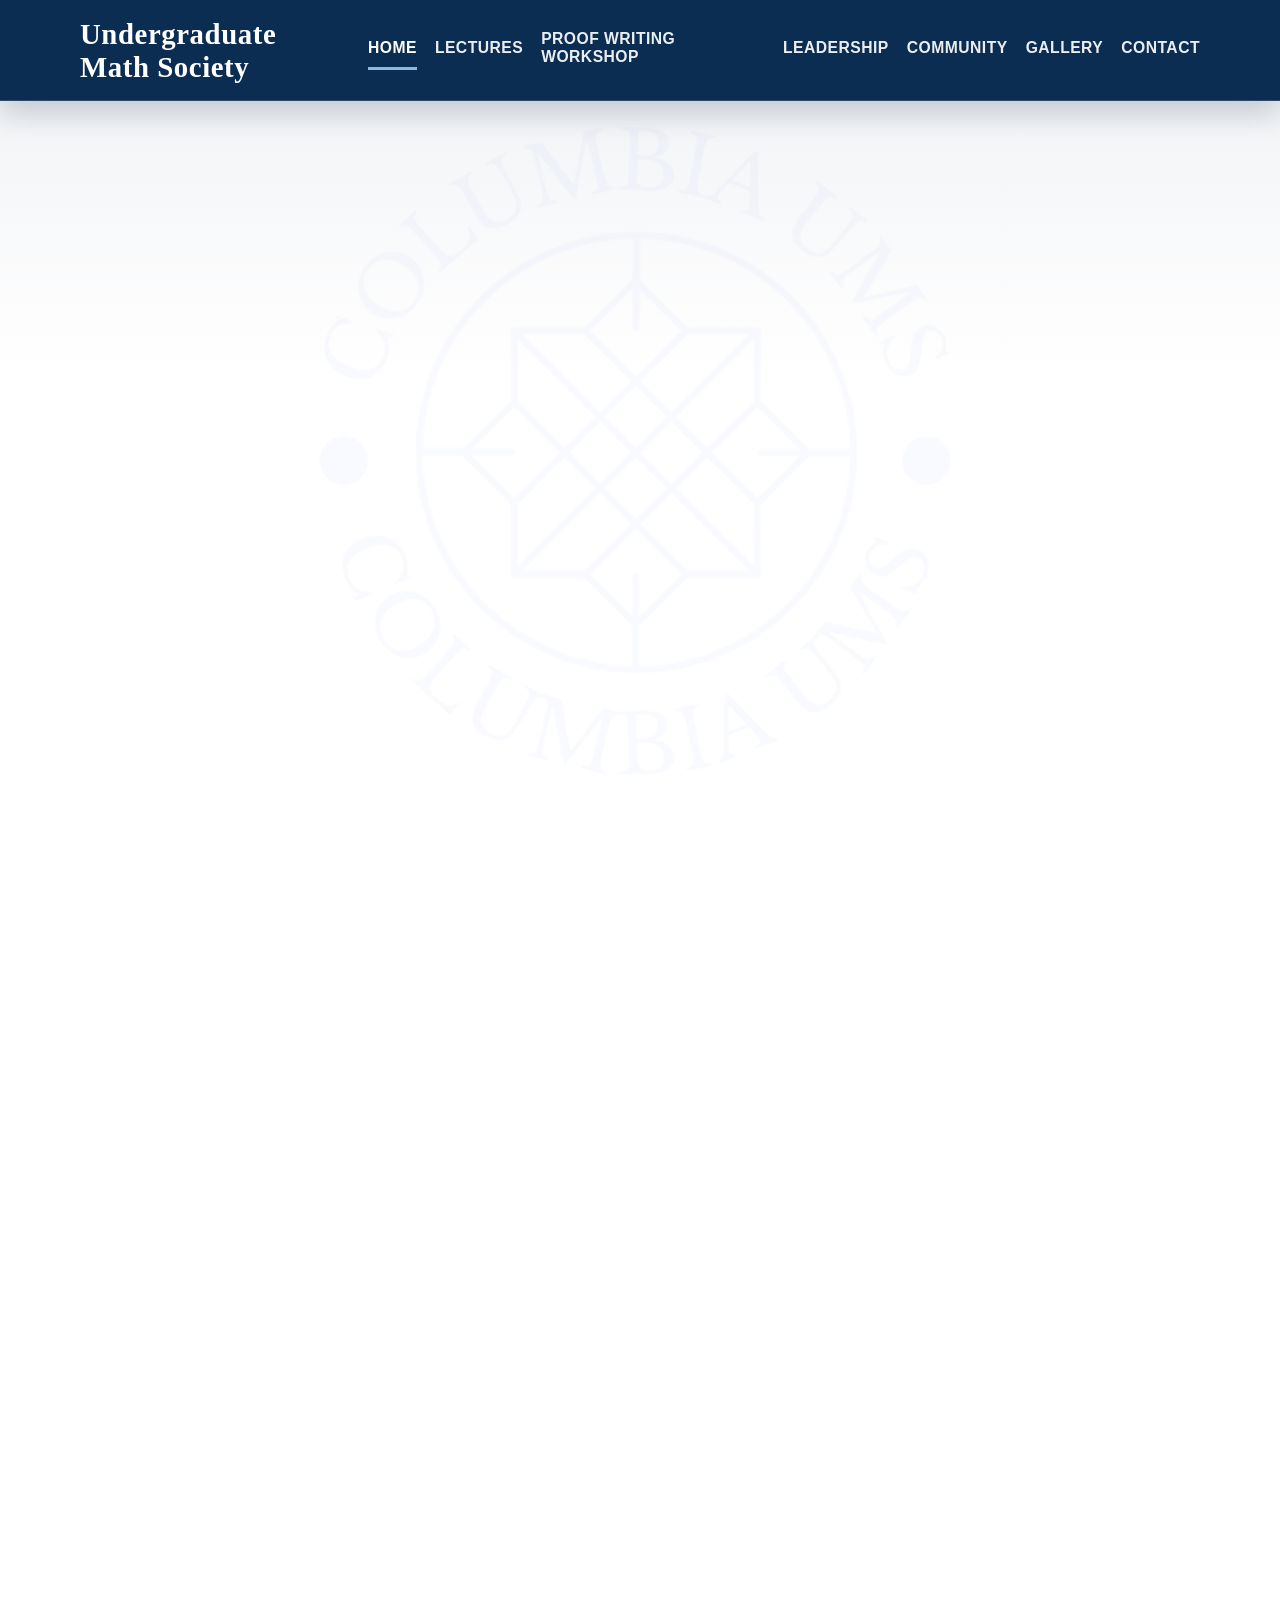
<file: main.html>
<!DOCTYPE html>
<html lang="en">
<head>
  <meta charset="UTF-8">
  <meta http-equiv="refresh" content="0; url=index.html">
  <meta name="viewport" content="width=device-width, initial-scale=1.0">
  <title>Redirecting...</title>
</head>
<body>
  <p>Redirecting to <a href="index.html">index.html</a>...</p>
</body>
</html>
</file>
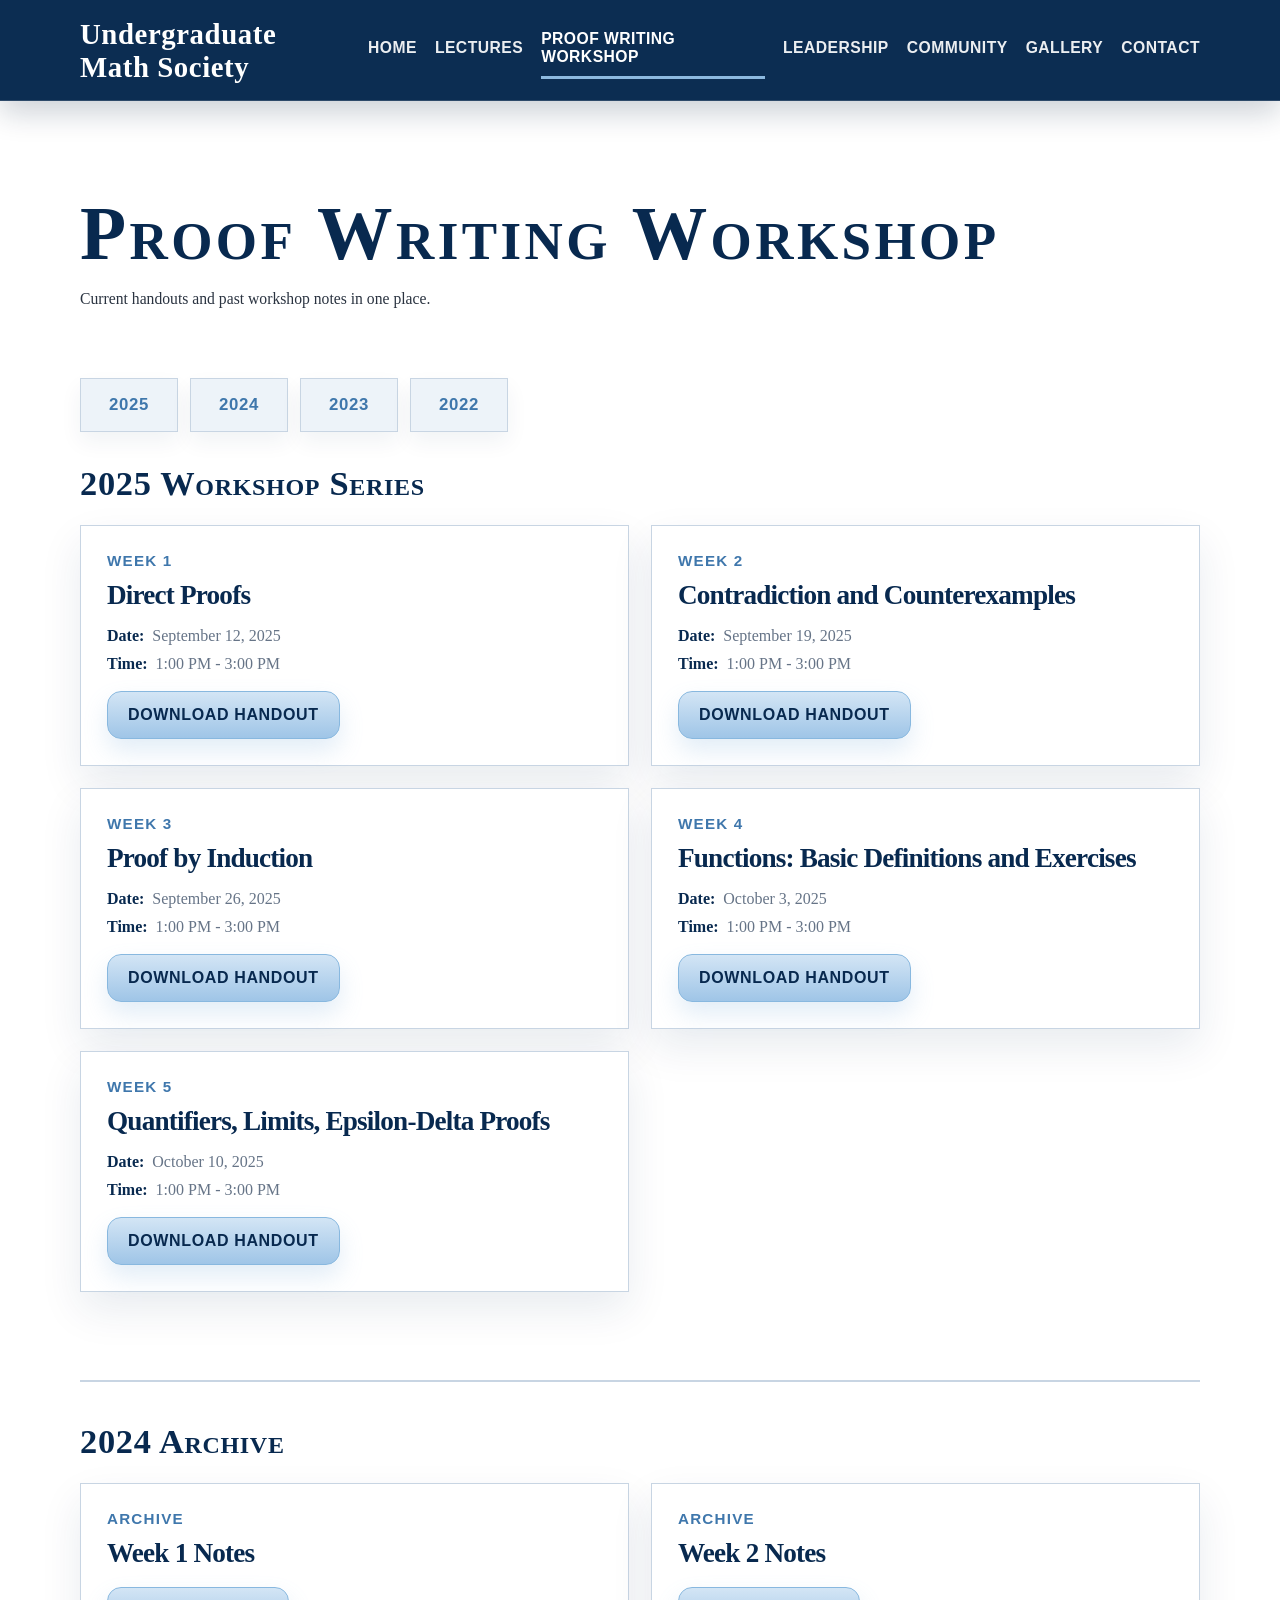
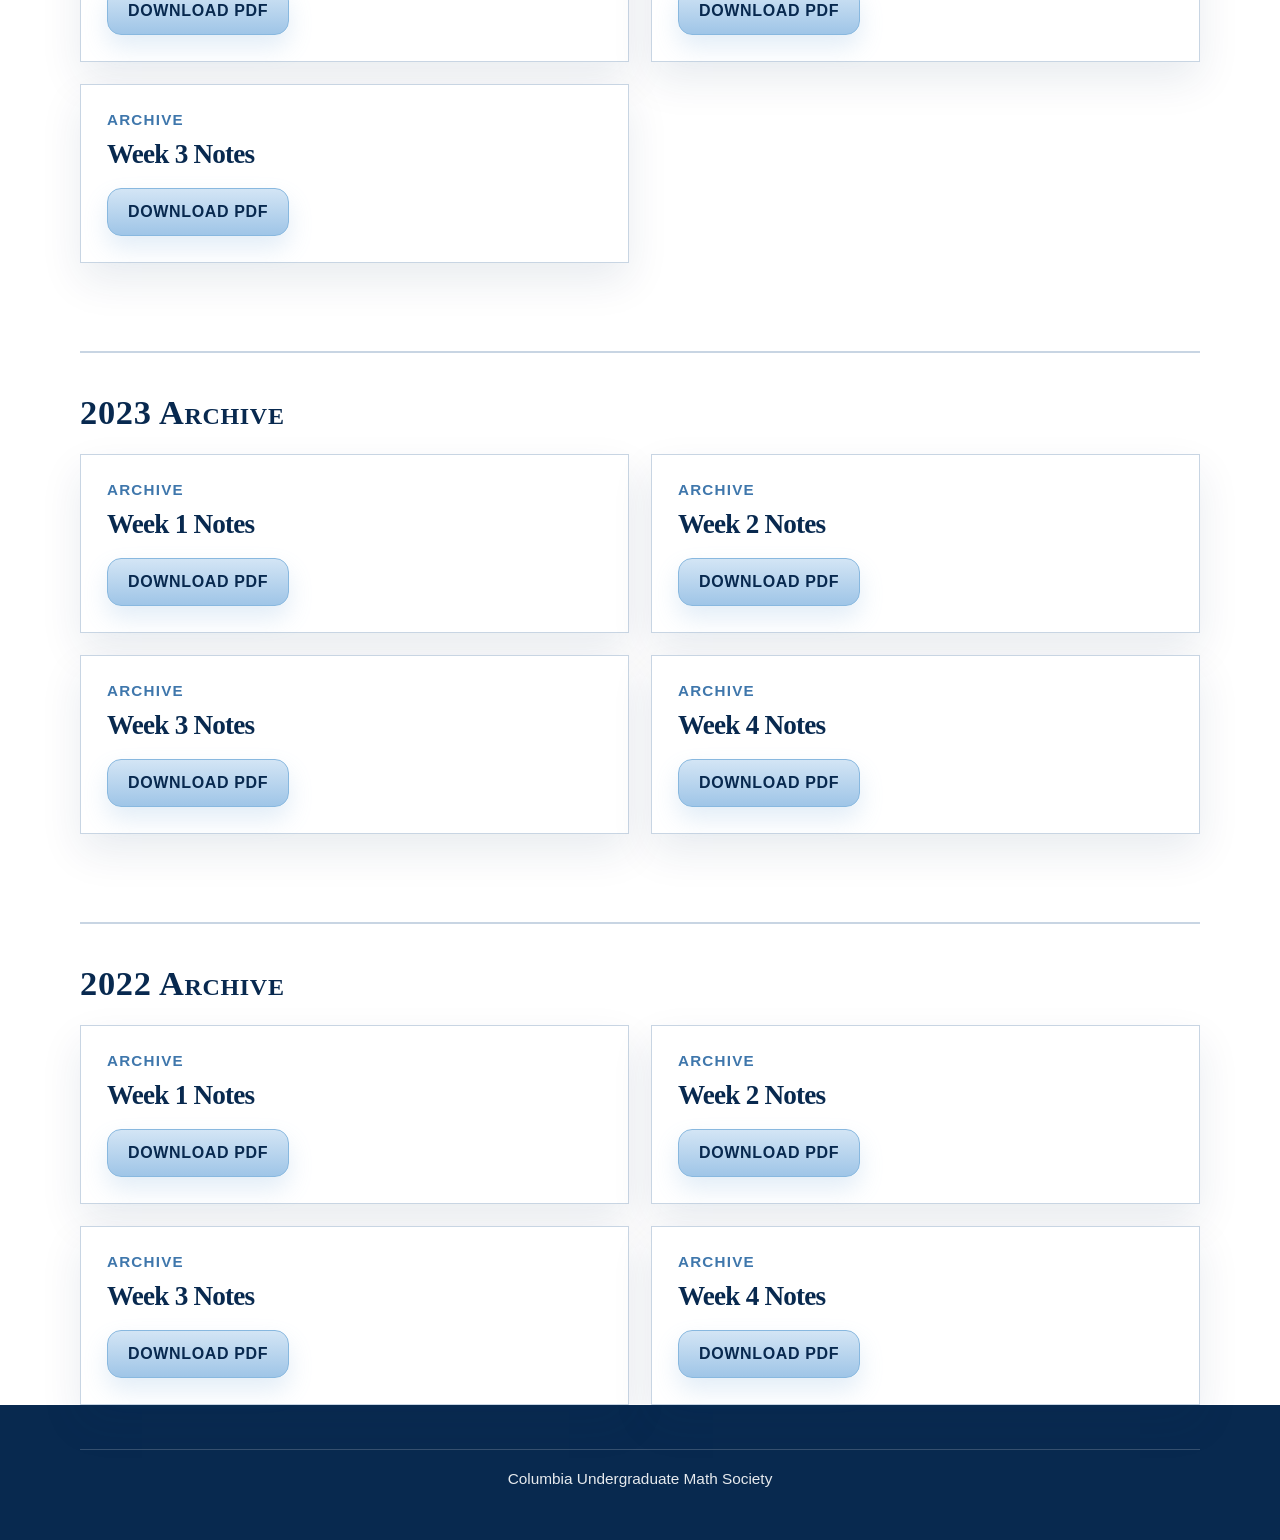
<file: workshop.html>
<!DOCTYPE html>
<html lang="en">
<head>
  <meta charset="UTF-8">
  <meta name="viewport" content="width=device-width, initial-scale=1.0">
  <title>Proof Writing Workshop | Columbia Undergraduate Math Society</title>
  <link rel="stylesheet" href="styles.css">
  <script src="site.js" defer></script>
</head>
<body>
  <header class="site-header">
    <div class="shell header-inner">
      <a class="brand" href="index.html">
        <span class="brand-name">Undergraduate Math Society</span>
      </a>
      <button class="menu-toggle" type="button" data-menu-toggle aria-expanded="false" aria-controls="site-nav">Menu</button>
      <nav class="site-nav" id="site-nav" data-site-nav aria-label="Primary">
        <a href="index.html">Home</a>
        <a href="lectures.html">Lectures</a>
        <a class="active" href="workshop.html">Proof Writing Workshop</a>
        <a href="leadership.html">Leadership</a>
        <a href="community.html">Community</a>
        <a href="gallery.html">Gallery</a>
        <a href="contact.html">Contact</a>
      </nav>
    </div>
  </header>

  <main>
    <section class="page-hero compact">
      <div class="shell">
        <div data-reveal>
          <h1>Proof Writing Workshop</h1>
          <p class="section-copy">Current handouts and past workshop notes in one place.</p>
        </div>
      </div>
    </section>

    <section class="section">
      <div class="shell">
        <div class="year-nav" data-reveal>
          <a href="#year-2025">2025</a>
          <a href="#year-2024">2024</a>
          <a href="#year-2023">2023</a>
          <a href="#year-2022">2022</a>
        </div>

        <div class="year-section" id="year-2025">
          <h2 data-reveal>2025 Workshop Series</h2>
          <div class="workshop-grid">
            <article class="workshop-card" data-reveal>
              <div class="year-tag">Week 1</div>
              <h3 class="workshop-title">Direct Proofs</h3>
              <div class="workshop-meta">
                <div><strong>Date:</strong>September 12, 2025</div>
                <div><strong>Time:</strong>1:00 PM - 3:00 PM</div>
              </div>
              <div class="hero-actions" style="margin-top:18px;">
                <a class="button" href="Proof_Workshop_Handout_Week_1.pdf" download>Download handout</a>
              </div>
            </article>

            <article class="workshop-card" data-reveal>
              <div class="year-tag">Week 2</div>
              <h3 class="workshop-title">Contradiction and Counterexamples</h3>
              <div class="workshop-meta">
                <div><strong>Date:</strong>September 19, 2025</div>
                <div><strong>Time:</strong>1:00 PM - 3:00 PM</div>
              </div>
              <div class="hero-actions" style="margin-top:18px;">
                <a class="button" href="Proof_Workshop_Handout_Week_2.pdf" download>Download handout</a>
              </div>
            </article>

            <article class="workshop-card" data-reveal>
              <div class="year-tag">Week 3</div>
              <h3 class="workshop-title">Proof by Induction</h3>
              <div class="workshop-meta">
                <div><strong>Date:</strong>September 26, 2025</div>
                <div><strong>Time:</strong>1:00 PM - 3:00 PM</div>
              </div>
              <div class="hero-actions" style="margin-top:18px;">
                <a class="button" href="Proof_Workshop_Handout_Week_3-2.pdf" download>Download handout</a>
              </div>
            </article>

            <article class="workshop-card" data-reveal>
              <div class="year-tag">Week 4</div>
              <h3 class="workshop-title">Functions: Basic Definitions and Exercises</h3>
              <div class="workshop-meta">
                <div><strong>Date:</strong>October 3, 2025</div>
                <div><strong>Time:</strong>1:00 PM - 3:00 PM</div>
              </div>
              <div class="hero-actions" style="margin-top:18px;">
                <a class="button" href="Proof_Workshop_Handout_Week_4.pdf" download>Download handout</a>
              </div>
            </article>

            <article class="workshop-card" data-reveal>
              <div class="year-tag">Week 5</div>
              <h3 class="workshop-title">Quantifiers, Limits, Epsilon-Delta Proofs</h3>
              <div class="workshop-meta">
                <div><strong>Date:</strong>October 10, 2025</div>
                <div><strong>Time:</strong>1:00 PM - 3:00 PM</div>
              </div>
              <div class="hero-actions" style="margin-top:18px;">
                <a class="button" href="Proof_Workshop_Handout_Week_5.pdf" download>Download handout</a>
              </div>
            </article>
          </div>
        </div>

        <div class="year-section" id="year-2024">
          <h2 data-reveal>2024 Archive</h2>
          <div class="workshop-grid">
            <article class="workshop-card" data-reveal>
              <div class="year-tag">Archive</div>
              <h3 class="workshop-title">Week 1 Notes</h3>
              <div class="hero-actions" style="margin-top:18px;">
                <a class="button" href="UMSProofsWeek1_2024.pdf" download>Download PDF</a>
              </div>
            </article>

            <article class="workshop-card" data-reveal>
              <div class="year-tag">Archive</div>
              <h3 class="workshop-title">Week 2 Notes</h3>
              <div class="hero-actions" style="margin-top:18px;">
                <a class="button" href="UMSProofsWeek2_2024.pdf" download>Download PDF</a>
              </div>
            </article>

            <article class="workshop-card" data-reveal>
              <div class="year-tag">Archive</div>
              <h3 class="workshop-title">Week 3 Notes</h3>
              <div class="hero-actions" style="margin-top:18px;">
                <a class="button" href="UMSProofsWeek3_2024.pdf" download>Download PDF</a>
              </div>
            </article>
          </div>
        </div>

        <div class="year-section" id="year-2023">
          <h2 data-reveal>2023 Archive</h2>
          <div class="workshop-grid">
            <article class="workshop-card" data-reveal>
              <div class="year-tag">Archive</div>
              <h3 class="workshop-title">Week 1 Notes</h3>
              <div class="hero-actions" style="margin-top:18px;">
                <a class="button" href="UMSProofsWeek1_2023.pdf" download>Download PDF</a>
              </div>
            </article>

            <article class="workshop-card" data-reveal>
              <div class="year-tag">Archive</div>
              <h3 class="workshop-title">Week 2 Notes</h3>
              <div class="hero-actions" style="margin-top:18px;">
                <a class="button" href="UMSProofsWeek2_2023.pdf" download>Download PDF</a>
              </div>
            </article>

            <article class="workshop-card" data-reveal>
              <div class="year-tag">Archive</div>
              <h3 class="workshop-title">Week 3 Notes</h3>
              <div class="hero-actions" style="margin-top:18px;">
                <a class="button" href="UMSProofsWeek3_2023.pdf" download>Download PDF</a>
              </div>
            </article>

            <article class="workshop-card" data-reveal>
              <div class="year-tag">Archive</div>
              <h3 class="workshop-title">Week 4 Notes</h3>
              <div class="hero-actions" style="margin-top:18px;">
                <a class="button" href="UMSProofsWeek4_2023.pdf" download>Download PDF</a>
              </div>
            </article>
          </div>
        </div>

        <div class="year-section" id="year-2022">
          <h2 data-reveal>2022 Archive</h2>
          <div class="workshop-grid">
            <article class="workshop-card" data-reveal>
              <div class="year-tag">Archive</div>
              <h3 class="workshop-title">Week 1 Notes</h3>
              <div class="hero-actions" style="margin-top:18px;">
                <a class="button" href="UMSProofsWeek1_2022.pdf" download>Download PDF</a>
              </div>
            </article>

            <article class="workshop-card" data-reveal>
              <div class="year-tag">Archive</div>
              <h3 class="workshop-title">Week 2 Notes</h3>
              <div class="hero-actions" style="margin-top:18px;">
                <a class="button" href="UMSProofsWeek2_2022.pdf" download>Download PDF</a>
              </div>
            </article>

            <article class="workshop-card" data-reveal>
              <div class="year-tag">Archive</div>
              <h3 class="workshop-title">Week 3 Notes</h3>
              <div class="hero-actions" style="margin-top:18px;">
                <a class="button" href="UMSProofsWeek3_2022.pdf" download>Download PDF</a>
              </div>
            </article>

            <article class="workshop-card" data-reveal>
              <div class="year-tag">Archive</div>
              <h3 class="workshop-title">Week 4 Notes</h3>
              <div class="hero-actions" style="margin-top:18px;">
                <a class="button" href="UMSProofsWeek4_2022.pdf" download>Download PDF</a>
              </div>
            </article>
          </div>
        </div>
      </div>
    </section>
  </main>

  <footer class="site-footer">
    <div class="shell footer-inner">
      <span>Columbia Undergraduate Math Society</span>
    </div>
  </footer>
</body>
</html>
</file>
<file: styles.css>
:root {
  --bg: #ffffff;
  --surface: #ffffff;
  --surface-strong: #eef3f8;
  --line: #c8d5e3;
  --line-strong: #9fb5cb;
  --text: #2a3340;
  --heading: #08294f;
  --muted: #667487;
  --accent: #8db9df;
  --accent-strong: #3f77ac;
  --accent-soft: rgba(141, 185, 223, 0.16);
  --button-fill: #9fc5e7;
  --button-fill-strong: #7fb0dc;
  --button-text: #08294f;
  --shadow: 0 18px 40px rgba(16, 45, 84, 0.09);
  --shadow-soft: 0 10px 22px rgba(16, 45, 84, 0.06);
  --radius: 18px;
  --radius-sm: 12px;
  --radius-pill: 999px;
  --container: 1120px;
  --header-height: 92px;
  --display-font: "Trajan Pro 3", "Times New Roman", Georgia, serif;
  --body-font: "Adobe Garamond Pro", Garamond, Baskerville, Georgia, serif;
  --ui-font: "Proxima Nova", "Avenir Next", "Helvetica Neue", Arial, sans-serif;
}

* {
  box-sizing: border-box;
}

html {
  scroll-behavior: smooth;
}

body {
  margin: 0;
  color: var(--text);
  background: var(--bg);
  font-family: var(--body-font);
}

body::before {
  display: none;
}

a {
  color: inherit;
  text-decoration: none;
}

img {
  display: block;
  max-width: 100%;
}

button,
input,
select {
  font: inherit;
}

button {
  cursor: pointer;
}

.site-header {
  position: sticky;
  top: 0;
  z-index: 50;
  background: rgba(8, 41, 79, 0.98);
  backdrop-filter: blur(14px);
  border-bottom: 1px solid rgba(255, 255, 255, 0.14);
  box-shadow: 0 12px 28px rgba(8, 31, 61, 0.2);
}

.site-header::before {
  display: none;
}

.shell {
  width: min(calc(100% - 32px), var(--container));
  margin: 0 auto;
}

.header-inner {
  min-height: var(--header-height);
  display: grid;
  grid-template-columns: minmax(260px, 1fr) auto;
  align-items: center;
  gap: 28px;
  padding: 18px 0 16px;
}

.brand {
  display: grid;
  gap: 4px;
  grid-column: 1;
  justify-self: start;
  color: #ffffff;
}

.brand-name {
  color: #ffffff;
  font-family: var(--display-font);
  font-size: 1.8rem;
  font-weight: 700;
  letter-spacing: 0.02em;
}

.menu-toggle {
  display: none;
  grid-column: 2;
  justify-self: end;
  border: 1px solid rgba(255, 255, 255, 0.26);
  border-radius: 12px;
  background: rgba(255, 255, 255, 0.08);
  color: #ffffff;
  padding: 10px 14px;
  font-family: var(--ui-font);
  font-weight: 600;
  letter-spacing: 0.03em;
  text-transform: uppercase;
}

.site-nav {
  grid-column: 2;
  display: flex;
  align-items: center;
  justify-self: end;
  justify-content: flex-end;
  gap: 18px;
}

.site-nav a {
  padding: 6px 0 10px;
  border-radius: 0;
  border-bottom: 3px solid transparent;
  color: rgba(255, 255, 255, 0.92);
  font-family: var(--ui-font);
  font-size: 0.98rem;
  font-weight: 600;
  letter-spacing: 0.03em;
  text-transform: uppercase;
  transition: border-color 0.2s ease, color 0.2s ease, transform 0.2s ease;
}

.site-nav a:hover,
.site-nav a.active {
  background: transparent;
  color: #ffffff;
  border-bottom-color: var(--accent);
}

.site-nav a:hover {
  transform: translateY(-1px);
}

main {
  position: relative;
  z-index: 1;
}

.page-hero {
  padding: 88px 0 32px;
}

.page-hero.compact {
  padding-bottom: 14px;
}

.hero-grid {
  display: grid;
  grid-template-columns: minmax(0, 1.2fr) minmax(320px, 0.8fr);
  gap: 34px;
  align-items: center;
}

.eyebrow {
  display: inline-flex;
  align-items: center;
  gap: 8px;
  color: var(--accent-strong);
  font-size: 0.82rem;
  font-weight: 800;
  letter-spacing: 0.08em;
  text-transform: uppercase;
}

.eyebrow::before {
  content: "";
  width: 30px;
  height: 1px;
  background: currentColor;
}

.page-hero h1,
.section-title,
.card-title,
.lecture-title,
.workshop-title,
.leader-name,
.contact-title {
  margin: 0;
  color: var(--heading);
  font-family: var(--display-font);
  font-weight: 700;
}

.page-hero h1 {
  margin-top: 8px;
  font-size: clamp(2.9rem, 5.9vw, 4.75rem);
  line-height: 0.98;
  letter-spacing: 0.045em;
  font-variant: small-caps;
}

.lead {
  max-width: 720px;
  margin-top: 20px;
  color: var(--text);
  font-size: 1.08rem;
  line-height: 1.82;
}

.hero-actions {
  display: flex;
  flex-wrap: wrap;
  gap: 14px;
  margin-top: 28px;
}

.button,
.button-secondary,
.button-ghost {
  display: inline-flex;
  align-items: center;
  justify-content: center;
  gap: 10px;
  min-height: 48px;
  padding: 0 20px;
  border-radius: 14px;
  font-family: var(--ui-font);
  font-weight: 700;
  letter-spacing: 0.04em;
  text-transform: uppercase;
  transition: transform 0.2s ease, background 0.2s ease, border-color 0.2s ease, color 0.2s ease;
}

.button {
  border: 1px solid #88b8df;
  background: linear-gradient(180deg, #d3e5f5, var(--button-fill));
  color: var(--button-text);
  box-shadow: 0 12px 24px rgba(110, 166, 215, 0.2);
}

.button:hover {
  transform: translateY(-1px);
  background: linear-gradient(180deg, #c1daf0, var(--button-fill-strong));
}

.button-secondary {
  border: 1px solid var(--button-fill);
  background: #eef5fb;
  color: var(--button-text);
}

.button-secondary:hover,
.button-ghost:hover {
  transform: translateY(-1px);
  border-color: var(--button-fill-strong);
  background: #dfecf8;
  color: var(--button-text);
}

.button-ghost {
  border: 1px solid var(--button-fill);
  background: #f5f9fd;
  color: var(--button-text);
}

.hero-visual,
.math-panel,
.card,
.lecture-card,
.workshop-card,
.leader-card,
.contact-card,
.feature-card,
.note-card,
.filter-panel {
  background: rgba(255, 255, 255, 0.96);
  border: 1px solid var(--line);
  border-radius: 0;
  box-shadow: var(--shadow);
}

.hero-visual {
  position: relative;
  min-height: 420px;
  padding: 26px;
  overflow: hidden;
}

.hero-visual::before,
.hero-visual::after {
  content: "";
  position: absolute;
  border-radius: 50%;
  background: rgba(76, 168, 245, 0.08);
}

.hero-visual::before {
  width: 220px;
  height: 220px;
  top: -70px;
  right: -70px;
}

.hero-visual::after {
  width: 140px;
  height: 140px;
  bottom: -30px;
  left: -30px;
}

.visual-stack {
  position: relative;
  z-index: 1;
  display: grid;
  gap: 16px;
}

.math-panel {
  padding: 18px;
  box-shadow: var(--shadow-soft);
}

.math-panel.small {
  max-width: 240px;
}

.math-panel .label {
  color: var(--accent-strong);
  font-family: var(--ui-font);
  font-size: 0.8rem;
  font-weight: 800;
  letter-spacing: 0.07em;
  text-transform: uppercase;
}

.math-panel strong {
  display: block;
  margin-top: 8px;
  color: var(--heading);
  font-size: 1.1rem;
}

.formula,
.microcopy {
  margin-top: 12px;
  color: var(--muted);
  font-family: var(--ui-font);
  line-height: 1.65;
}

.formula code {
  font-family: "SFMono-Regular", Consolas, monospace;
  font-size: 0.95rem;
  color: var(--heading);
}

.stats-row {
  display: flex;
  flex-wrap: wrap;
  gap: 12px;
}

.stat-pill {
  padding: 10px 14px;
  border-radius: 0;
  background: var(--surface-strong);
  color: var(--heading);
  font-family: var(--ui-font);
  font-size: 0.95rem;
  font-weight: 700;
}

.section {
  padding: 34px 0 0;
}

.section-head {
  display: flex;
  align-items: end;
  justify-content: space-between;
  gap: 18px;
  margin-bottom: 24px;
}

.section-title {
  font-size: clamp(2.45rem, 4.4vw, 3.9rem);
  line-height: 1.05;
  letter-spacing: 0.04em;
  font-variant: small-caps;
}

.subsection-title {
  margin: 0 0 20px;
  color: var(--heading);
  font-family: var(--display-font);
  font-size: clamp(1.85rem, 2.9vw, 2.6rem);
  line-height: 1.08;
  font-weight: 700;
  letter-spacing: 0.035em;
  font-variant: small-caps;
}

.section-copy {
  max-width: 700px;
  color: var(--text);
  font-family: var(--body-font);
  font-size: 0.98rem;
  line-height: 1.84;
}

.page-hero .section-copy {
  margin-top: 14px;
}

.feature-grid,
.two-column,
.leadership-grid,
.contact-grid,
.community-grid,
.workshop-grid,
.archive-grid {
  display: grid;
  gap: 22px;
}

.feature-grid {
  grid-template-columns: repeat(3, minmax(0, 1fr));
}

.two-column,
.contact-grid,
.community-grid {
  grid-template-columns: repeat(2, minmax(0, 1fr));
}

.contact-links-grid {
  grid-template-columns: 1fr;
}

.leadership-grid {
  grid-template-columns: repeat(3, minmax(0, 1fr));
}

.workshop-grid {
  grid-template-columns: repeat(2, minmax(0, 1fr));
}

.archive-grid {
  grid-template-columns: repeat(3, minmax(0, 1fr));
}

.feature-card,
.note-card,
.contact-card,
.workshop-card,
.card {
  padding: 26px;
}

.card-title,
.contact-title {
  font-size: 1.8rem;
  line-height: 1.12;
  letter-spacing: 0.02em;
}

.card-copy {
  margin-top: 12px;
  color: var(--muted);
  font-family: var(--ui-font);
  line-height: 1.7;
}

.card-meta {
  display: flex;
  flex-wrap: wrap;
  gap: 10px;
  margin-top: 16px;
}

.meta-pill {
  padding: 8px 12px;
  border-radius: 0;
  background: #edf3f9;
  color: var(--accent-strong);
  font-family: var(--ui-font);
  font-size: 0.88rem;
  font-weight: 700;
  letter-spacing: 0.04em;
  text-transform: uppercase;
}

.split-card {
  display: grid;
  grid-template-columns: 1fr auto;
  gap: 16px;
  align-items: center;
}

.filter-panel {
  padding: 20px;
}

.controls-grid {
  display: grid;
  grid-template-columns: minmax(0, 1.4fr) repeat(2, minmax(180px, 0.5fr)) auto;
  gap: 14px;
}

.field-label {
  display: block;
  margin-bottom: 8px;
  color: var(--muted);
  font-family: var(--ui-font);
  font-size: 0.9rem;
  font-weight: 700;
  letter-spacing: 0.04em;
  text-transform: uppercase;
}

.field,
.search-field {
  width: 100%;
  min-height: 52px;
  border: 1px solid var(--line);
  border-radius: 0;
  background: #ffffff;
  color: var(--heading);
  padding: 0 16px;
  font-family: var(--ui-font);
  outline: none;
  transition: border-color 0.2s ease, box-shadow 0.2s ease;
}

.field:focus,
.search-field:focus {
  border-color: var(--accent);
  box-shadow: 0 0 0 4px rgba(76, 168, 245, 0.12);
}

.results-summary {
  display: flex;
  align-items: center;
  justify-content: space-between;
  gap: 16px;
  flex-wrap: wrap;
  margin: 18px 0 10px;
  color: var(--muted);
  font-family: var(--ui-font);
}

.term-group {
  margin-top: 30px;
}

.term-heading {
  display: flex;
  align-items: center;
  justify-content: space-between;
  gap: 16px;
  margin-bottom: 16px;
}

.term-heading h2 {
  margin: 0;
  color: var(--heading);
  font-family: var(--display-font);
  font-size: 2rem;
  font-weight: 700;
  letter-spacing: 0.02em;
  font-variant: small-caps;
}

.lecture-list {
  display: grid;
  gap: 18px;
}

.lecture-card {
  display: grid;
  grid-template-columns: 220px minmax(0, 1fr);
  gap: 22px;
  padding: 22px;
  overflow: hidden;
}

.lecture-art {
  position: relative;
  min-height: 180px;
  border-radius: 0;
  padding: 18px;
  background: linear-gradient(160deg, rgba(110, 166, 215, 0.16), rgba(237, 243, 249, 0.85));
  border: 1px solid rgba(24, 79, 144, 0.14);
  overflow: hidden;
}

.lecture-art::before {
  content: "";
  position: absolute;
  inset: 12px;
  border: 1px dashed rgba(39, 141, 231, 0.24);
  border-radius: 14px;
}

.art-label {
  position: relative;
  z-index: 1;
  display: inline-flex;
  padding: 8px 10px;
  border-radius: 0;
  background: rgba(255, 255, 255, 0.88);
  color: var(--accent-strong);
  font-family: var(--ui-font);
  font-size: 0.78rem;
  font-weight: 800;
  letter-spacing: 0.08em;
  text-transform: uppercase;
}

.lecture-art svg {
  position: absolute;
  inset: auto 0 0 auto;
  width: 100%;
  height: 100%;
  opacity: 0.9;
}

.lecture-body {
  min-width: 0;
}

.lecture-meta {
  display: flex;
  flex-wrap: wrap;
  gap: 10px;
  margin-bottom: 10px;
}

.lecture-title {
  font-size: clamp(1.55rem, 2.6vw, 2.15rem);
  line-height: 1.14;
  letter-spacing: -0.032em;
}

.lecture-subtitle {
  margin-top: 10px;
  color: var(--accent-strong);
  font-family: var(--ui-font);
  font-size: 0.95rem;
  font-weight: 800;
  letter-spacing: 0.05em;
  text-transform: uppercase;
}

.lecture-blurb {
  margin: 14px 0 0;
  color: var(--muted);
  line-height: 1.7;
}

.lecture-actions {
  display: flex;
  align-items: center;
  justify-content: space-between;
  gap: 16px;
  margin-top: 18px;
  flex-wrap: wrap;
}

.lecture-toggle {
  border: 1px solid var(--button-fill);
  background: linear-gradient(180deg, #d3e5f5, var(--button-fill));
  color: var(--button-text);
  padding: 10px 14px;
  border-radius: 0;
  font-family: var(--ui-font);
  font-weight: 700;
  letter-spacing: 0.04em;
  text-transform: uppercase;
}

.lecture-toggle:hover {
  border-color: var(--button-fill-strong);
  background: linear-gradient(180deg, #c1daf0, var(--button-fill-strong));
  color: var(--button-text);
}

.lecture-detail {
  display: grid;
  grid-template-rows: 0fr;
  margin-top: 0;
  transition: grid-template-rows 0.24s ease, margin-top 0.24s ease;
}

.lecture-detail-inner {
  overflow: hidden;
}

.lecture-card.expanded .lecture-detail {
  grid-template-rows: 1fr;
  margin-top: 16px;
}

.lecture-detail p {
  margin: 0;
  color: var(--text);
  font-family: var(--body-font);
  line-height: 1.84;
}

.empty-state {
  padding: 26px;
  border-radius: var(--radius);
  border: 1px dashed var(--line-strong);
  color: var(--muted);
  background: rgba(255, 255, 255, 0.9);
  text-align: center;
}

.year-nav {
  display: flex;
  flex-wrap: wrap;
  gap: 12px;
  margin-bottom: 28px;
}

.year-nav a {
  padding: 16px 28px;
  border-radius: 0;
  background: #edf3f9;
  border: 1px solid var(--line);
  color: var(--accent-strong);
  font-family: var(--ui-font);
  font-size: 1.05rem;
  font-weight: 700;
  box-shadow: var(--shadow-soft);
  letter-spacing: 0.04em;
  text-transform: uppercase;
}

.year-section {
  margin-top: 32px;
}

.year-section + .year-section {
  margin-top: 88px;
  padding-top: 40px;
  border-top: 2px solid var(--line);
}

.year-section h2 {
  margin: 0 0 22px;
  color: var(--heading);
  font-family: var(--display-font);
  font-size: 2.15rem;
  font-weight: 700;
  letter-spacing: 0.02em;
  font-variant: small-caps;
}

.workshop-card .year-tag,
.leader-role,
.contact-tag {
  color: var(--accent-strong);
  font-family: var(--ui-font);
  font-size: 0.95rem;
  font-weight: 800;
  letter-spacing: 0.08em;
  text-transform: uppercase;
}

.workshop-title {
  margin-top: 10px;
  font-size: 1.7rem;
  line-height: 1.18;
  letter-spacing: -0.03em;
}

.workshop-meta {
  display: grid;
  gap: 10px;
  margin-top: 16px;
  color: var(--muted);
}

.workshop-meta strong {
  color: var(--heading);
  margin-right: 8px;
}

.leader-card {
  overflow: hidden;
  padding: 0;
}

.leader-image {
  width: 100%;
  height: 280px;
  object-fit: cover;
  background: #f6f8fb;
}

.leader-image.upper-crop {
  object-position: center 24%;
}

.leader-image.top-crop {
  object-position: center 18%;
}

.leader-body {
  padding: 20px 20px 24px;
}

.leader-name {
  font-size: 1.65rem;
  line-height: 1.12;
  letter-spacing: -0.03em;
}

.leader-copy {
  margin-top: 12px;
  color: var(--text);
  font-family: var(--body-font);
  line-height: 1.82;
}

.leadership-history-section {
  margin-top: 24px;
}

.previous-leadership-grid {
  display: grid;
  grid-template-columns: 1fr;
  margin-top: 20px;
  gap: 18px;
}

.history-card {
  display: grid;
  gap: 16px;
  min-height: 0;
}

.history-year {
  color: var(--heading);
  font-size: 1.7rem;
  font-weight: 700;
  line-height: 1;
}

.history-list {
  display: grid;
  gap: 14px;
}

.history-row {
  display: grid;
  gap: 6px;
}

.history-row strong {
  color: var(--accent-strong);
  font-family: var(--ui-font);
  font-size: 0.92rem;
  font-weight: 800;
  letter-spacing: 0.08em;
  text-transform: uppercase;
}

.history-row span {
  color: var(--heading);
  font-family: var(--ui-font);
  line-height: 1.6;
}

.contact-stack {
  display: grid;
  gap: 16px;
  margin-top: 18px;
}

.community-card .card-copy {
  margin-bottom: 0;
}

.community-embed {
  margin-top: 20px;
  min-height: 460px;
  display: flex;
  align-items: flex-start;
  justify-content: center;
}

.community-embed .instagram-media {
  margin: 0 !important;
  min-width: 0 !important;
  width: 100% !important;
  max-width: 100% !important;
}

.community-card .button {
  margin-top: 18px;
}

.gallery-status-card {
  margin-bottom: 30px;
}

.gallery-year-nav {
  display: flex;
  flex-wrap: wrap;
  gap: 12px;
  margin-bottom: 28px;
}

.gallery-year-nav a {
  padding: 14px 24px;
  border-radius: 14px;
  background: #edf3f9;
  border: 1px solid var(--line);
  color: var(--accent-strong);
  font-family: var(--ui-font);
  font-size: 1rem;
  font-weight: 700;
  box-shadow: var(--shadow-soft);
  letter-spacing: 0.04em;
  text-transform: uppercase;
}

.gallery-year-section + .gallery-year-section {
  margin-top: 70px;
  padding-top: 34px;
  border-top: 2px solid var(--line);
}

.gallery-year-section h2 {
  margin: 0 0 22px;
  color: var(--heading);
  font-family: var(--display-font);
  font-size: 2.1rem;
  font-weight: 700;
  letter-spacing: 0.035em;
  font-variant: small-caps;
}

.gallery-embed-grid {
  display: grid;
  grid-template-columns: repeat(2, minmax(0, 1fr));
  gap: 24px;
}

.gallery-post-card {
  display: grid;
  gap: 16px;
}

.gallery-embed {
  overflow: hidden;
}

.gallery-embed .instagram-media {
  margin: 0 !important;
  min-width: 0 !important;
  width: 100% !important;
  max-width: 100% !important;
}

.gallery-fallback {
  display: grid;
  place-items: center;
  width: 100%;
  height: 100%;
  color: var(--muted);
  font-family: var(--ui-font);
  font-size: 0.95rem;
  letter-spacing: 0.04em;
  text-transform: uppercase;
}

.gallery-type-pill {
  position: absolute;
  left: 14px;
  bottom: 14px;
  display: inline-flex;
  padding: 8px 10px;
  border-radius: 999px;
  background: rgba(8, 41, 79, 0.88);
  color: #ffffff;
  font-family: var(--ui-font);
  font-size: 0.76rem;
  font-weight: 700;
  letter-spacing: 0.06em;
  text-transform: uppercase;
}

.gallery-card-body {
  display: grid;
  gap: 14px;
  padding: 18px;
}

.gallery-meta {
  color: var(--accent-strong);
  font-family: var(--ui-font);
  font-size: 0.88rem;
  font-weight: 700;
  letter-spacing: 0.05em;
  text-transform: uppercase;
}

.gallery-caption {
  margin: 0;
  color: var(--text);
  font-family: var(--body-font);
  line-height: 1.76;
}

.gallery-card .button {
  width: 100%;
}

.contact-row {
  display: flex;
  align-items: center;
  justify-content: space-between;
  gap: 16px;
  padding: 16px 18px;
  border-radius: 0;
  background: var(--surface-strong);
}

.contact-row .button {
  flex: 0 0 auto;
  min-width: 170px;
  white-space: nowrap;
}

.contact-row strong {
  display: block;
  color: var(--heading);
}

.contact-row span {
  color: var(--muted);
  line-height: 1.6;
}

.faq-list {
  display: grid;
  gap: 14px;
}

.faq-item {
  padding: 18px;
  border-radius: 0;
  background: var(--surface-strong);
}

.faq-item strong {
  display: block;
  color: var(--heading);
}

.faq-item p {
  margin: 10px 0 0;
  color: var(--muted);
  line-height: 1.7;
}

.site-footer {
  padding: 44px 0 52px;
  color: rgba(255, 255, 255, 0.9);
  background: var(--heading);
  font-family: var(--ui-font);
  font-size: 0.96rem;
}

.footer-inner {
  display: flex;
  align-items: center;
  justify-content: center;
  gap: 18px;
  flex-wrap: wrap;
  border-top: 1px solid rgba(255, 255, 255, 0.18);
  padding-top: 20px;
  text-align: center;
}

.inline-link {
  color: var(--accent-strong);
  font-weight: 700;
}

.home-stage {
  position: relative;
  min-height: calc(100vh - var(--header-height));
  display: grid;
  place-items: center;
  padding: 24px 0 40px;
  overflow: hidden;
}

.home-stage::before {
  content: "";
  position: absolute;
  inset: 0;
  background: linear-gradient(180deg, rgba(8, 43, 89, 0.05), transparent 34%);
  pointer-events: none;
}

.home-shell {
  position: relative;
  width: min(calc(100% - 32px), 1180px);
}

.home-logo-layer {
  position: absolute;
  left: 50%;
  top: -60px;
  width: min(72vw, 760px);
  transform: translateX(-50%);
  opacity: 0;
  pointer-events: none;
  animation: homeLogoIn 1.8s ease forwards;
}

.home-logo-layer img {
  width: 100%;
  height: auto;
  mix-blend-mode: multiply;
  filter: drop-shadow(0 18px 30px rgba(24, 79, 144, 0.08));
}

.home-content {
  position: relative;
  z-index: 1;
  display: grid;
  min-height: calc(100vh - var(--header-height) - 72px);
  align-content: center;
  justify-items: center;
  gap: 28px;
}

.home-title-stack {
  max-width: 980px;
  text-align: center;
  opacity: 0;
  transform: translateY(26px);
  animation: homeTextIn 1s ease forwards 0.82s;
}

.home-title {
  font-family: var(--display-font);
  font-size: clamp(3.8rem, 7.4vw, 6.6rem);
  line-height: 0.98;
  letter-spacing: 0.045em;
  color: var(--heading);
  font-weight: 700;
  text-wrap: balance;
  font-variant: small-caps;
}

.scroll-indicator {
  position: absolute;
  right: clamp(12px, 2.8vw, 36px);
  top: 50%;
  display: inline-flex;
  flex-direction: column;
  align-items: center;
  gap: 10px;
  color: var(--heading);
  opacity: 0;
  transform: translateY(-50%);
  animation: homeArrowIn 0.9s ease forwards 1.25s;
}

.scroll-indicator-line {
  width: 1px;
  height: 46px;
  background: currentColor;
}

.scroll-indicator-arrow {
  width: 12px;
  height: 12px;
  border-right: 1px solid currentColor;
  border-bottom: 1px solid currentColor;
  transform: rotate(45deg);
}

.home-summary-section {
  padding-top: 8px;
}

.home-summary-card {
  width: 100%;
  max-width: none;
  margin: 0;
  padding: 30px 36px;
  border-radius: 0;
  border: 1px solid var(--line);
  background: rgba(255, 255, 255, 0.96);
  box-shadow: var(--shadow-soft);
  color: var(--text);
  font-family: var(--body-font);
  font-size: clamp(1rem, 1.55vw, 1.18rem);
  line-height: 1.82;
  text-align: left;
}

.home-gallery-section {
  padding-top: 34px;
}

.home-gallery {
  display: grid;
  grid-template-columns: repeat(3, minmax(0, 1fr));
  gap: 22px;
}

.home-photo-card {
  margin: 0;
  aspect-ratio: 1 / 1;
  overflow: hidden;
  border-radius: 0;
  border: 1px solid var(--line);
  background: rgba(255, 255, 255, 0.96);
  box-shadow: var(--shadow);
}

.home-photo-card img {
  width: 100%;
  height: 100%;
  object-fit: contain;
  background: #ffffff;
}

.home-cards-section {
  padding: 38px 0 56px;
}

.home-panels {
  width: 100%;
  margin: 0 auto;
  display: grid;
  grid-template-columns: 1fr;
  gap: 24px;
}

.home-card {
  min-height: 236px;
  padding: 32px 36px;
  border-radius: 0;
  background: rgba(255, 255, 255, 0.96);
  border: 1px solid var(--line);
  border-top: 4px solid var(--accent);
  box-shadow: var(--shadow);
}

.home-card h2 {
  margin: 0;
  color: var(--heading);
  font-family: var(--display-font);
  font-size: clamp(1.85rem, 2.7vw, 2.5rem);
  line-height: 1.04;
  font-weight: 700;
  letter-spacing: 0.04em;
  font-variant: small-caps;
}

.home-card p {
  margin: 18px 0 0;
  color: var(--text);
  font-family: var(--body-font);
  font-size: 1.04rem;
  line-height: 1.82;
}

.home-card .event-meta {
  margin-top: 18px;
  color: var(--muted);
  font-family: var(--ui-font);
  font-size: 0.95rem;
  font-weight: 700;
  line-height: 1.7;
}

.home-card .event-speaker {
  margin-top: 14px;
  color: var(--accent-strong);
  font-family: var(--ui-font);
  font-size: 1.08rem;
  font-weight: 800;
}

.home-card .button {
  margin-top: 24px;
}

.home-help {
  width: 100%;
  margin: 24px auto 0;
}

.home-help h2 {
  margin-bottom: 18px;
}

.home-help .faq-list {
  margin-top: 0;
}

.home-help .faq-item {
  background: var(--surface-strong);
}

@keyframes homeLogoIn {
  from {
    opacity: 0;
    transform: translateX(-50%) scale(0.94);
  }
  to {
    opacity: 0.18;
    transform: translateX(-50%) scale(1);
  }
}

@keyframes homeTextIn {
  from {
    opacity: 0;
    transform: translateY(26px);
  }
  to {
    opacity: 1;
    transform: translateY(0);
  }
}

@keyframes homeArrowIn {
  from {
    opacity: 0;
    transform: translateY(calc(-50% + 18px));
  }
  to {
    opacity: 1;
    transform: translateY(-50%);
  }
}

[data-reveal] {
  opacity: 0;
  transform: translateY(16px);
  transition: opacity 0.42s ease, transform 0.42s ease;
}

[data-reveal].visible {
  opacity: 1;
  transform: translateY(0);
}

@media (prefers-reduced-motion: reduce) {
  html {
    scroll-behavior: auto;
  }

  [data-reveal],
  .lecture-detail,
  .button,
  .button-secondary,
  .button-ghost,
  .site-nav a {
    transition: none;
  }
}

@media (max-width: 1020px) {
  .hero-grid,
  .feature-grid,
  .two-column,
  .contact-grid,
  .community-grid,
  .gallery-embed-grid,
  .archive-grid,
  .leadership-grid,
  .workshop-grid,
  .home-panels {
    grid-template-columns: 1fr;
  }

  .home-gallery {
    grid-template-columns: repeat(2, minmax(0, 1fr));
  }

  .controls-grid {
    grid-template-columns: 1fr 1fr;
  }

  .lecture-card {
    grid-template-columns: 1fr;
  }

  .lecture-art {
    min-height: 150px;
  }
}

@media (max-width: 840px) {
  body::before {
    display: none;
  }

  .menu-toggle {
    display: inline-flex;
  }

  .site-nav {
    display: none;
    width: 100%;
    flex-direction: column;
    align-items: stretch;
    padding-bottom: 10px;
  }

  .site-nav.open {
    display: flex;
  }

  .site-nav a {
    width: 100%;
    border-bottom-width: 1px;
    padding: 12px 0;
  }

  .header-inner {
    display: flex;
    flex-wrap: wrap;
    padding: 14px 0;
  }

  .page-hero {
    padding-top: 54px;
  }

  .home-logo-layer {
    top: -10px;
    width: min(92vw, 620px);
  }

  .home-content {
    min-height: calc(100vh - var(--header-height) - 52px);
  }

  .scroll-indicator {
    right: 6px;
  }
}

@media (max-width: 640px) {
  .shell {
    width: min(calc(100% - 24px), var(--container));
  }

  .page-hero h1 {
    font-size: 3rem;
  }

  .home-stage {
    padding-top: 24px;
  }

  .home-title {
    font-size: 3.2rem;
  }

  .scroll-indicator-line {
    height: 34px;
  }

  .scroll-indicator {
    top: auto;
    right: 12px;
    bottom: 24px;
    transform: none;
    animation: homeTextIn 0.9s ease forwards 1.25s;
  }

  .home-summary-card {
    padding: 24px;
    font-size: 1.18rem;
  }

  .home-gallery {
    grid-template-columns: 1fr;
  }

  .home-photo-card {
    aspect-ratio: 4 / 3;
  }

  .home-card {
    min-height: 0;
    padding: 24px;
    border-radius: 0;
  }

  .section-title {
    font-size: 2.4rem;
  }

  .controls-grid {
    grid-template-columns: 1fr;
  }

  .hero-actions,
  .lecture-actions,
  .contact-row,
  .footer-inner {
    flex-direction: column;
    align-items: stretch;
  }

  .button,
  .button-secondary,
  .button-ghost,
  .lecture-toggle,
  .contact-row .button {
    width: 100%;
  }

  .feature-card,
  .note-card,
  .contact-card,
  .workshop-card,
  .card,
  .filter-panel,
  .hero-visual,
  .lecture-card {
    padding: 18px;
  }

  .community-embed {
    min-height: 380px;
  }

  .leader-body {
    padding: 18px;
  }
}
</file>
